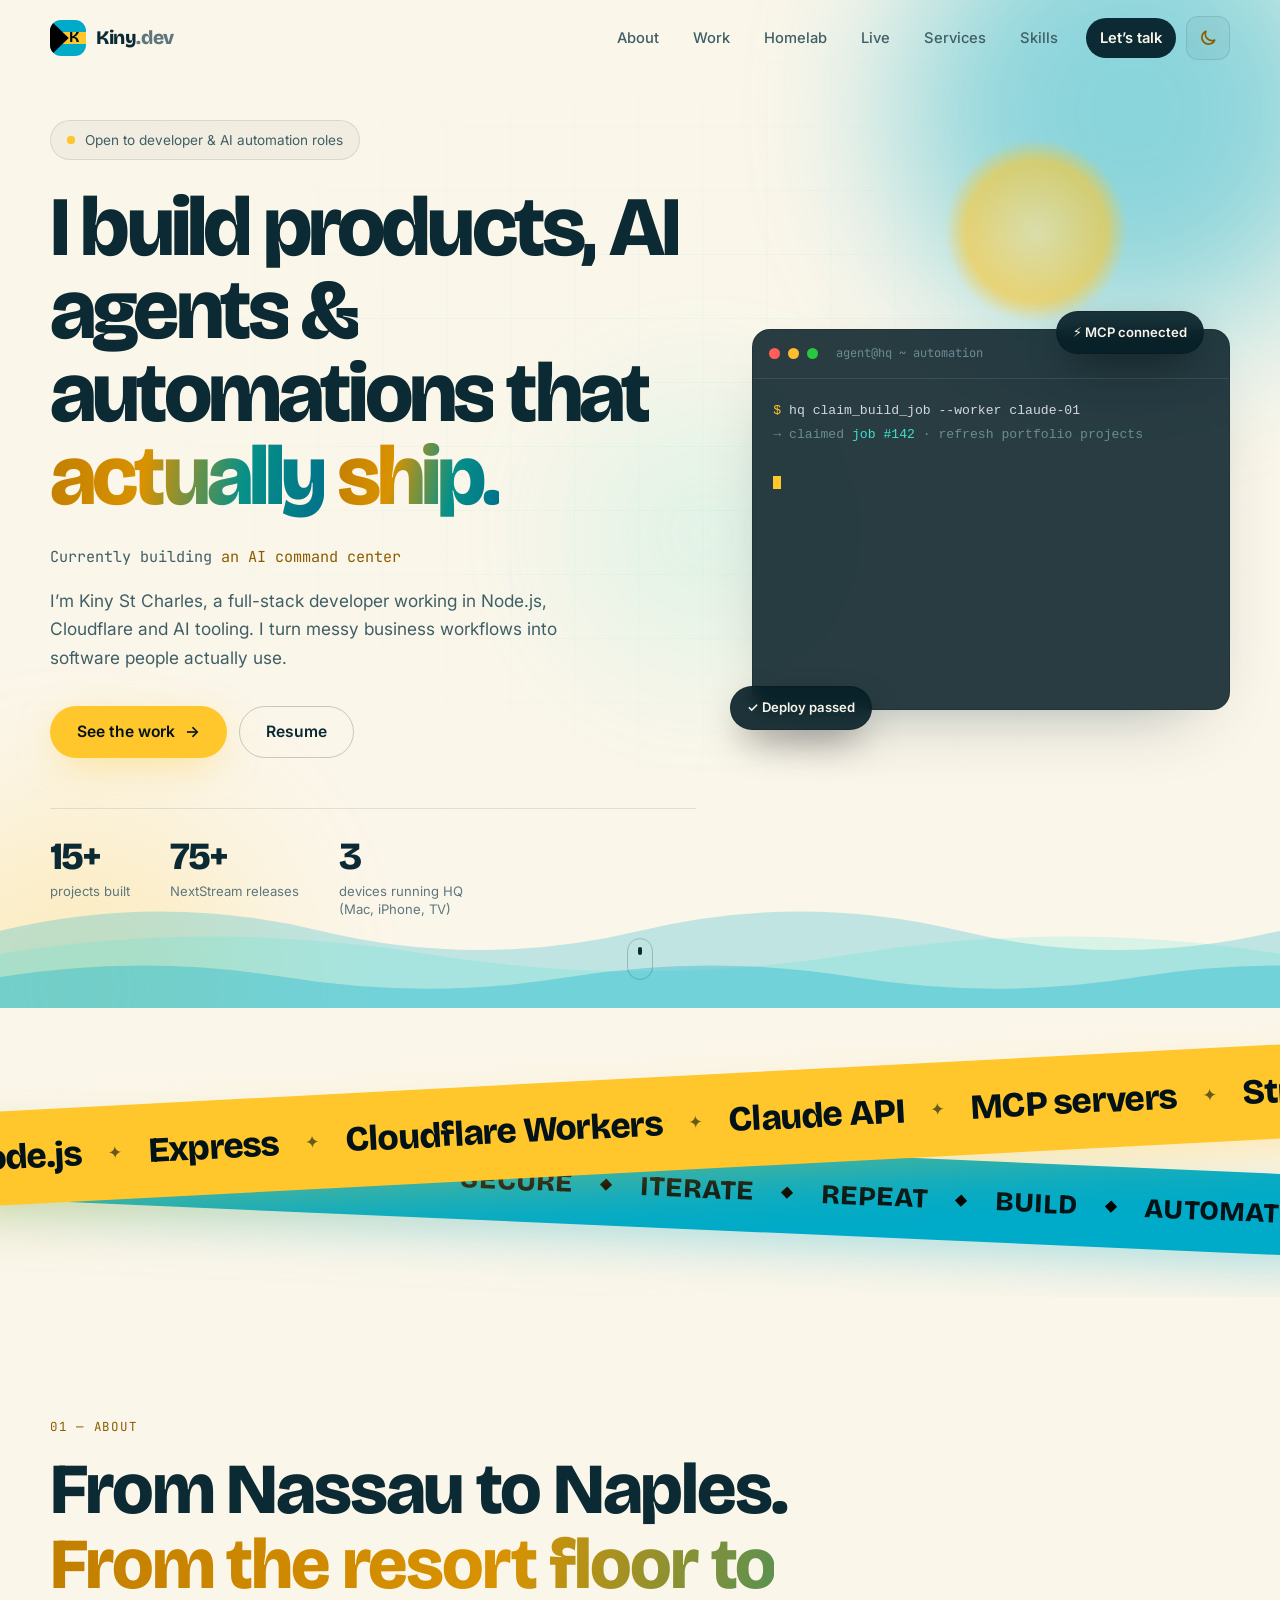
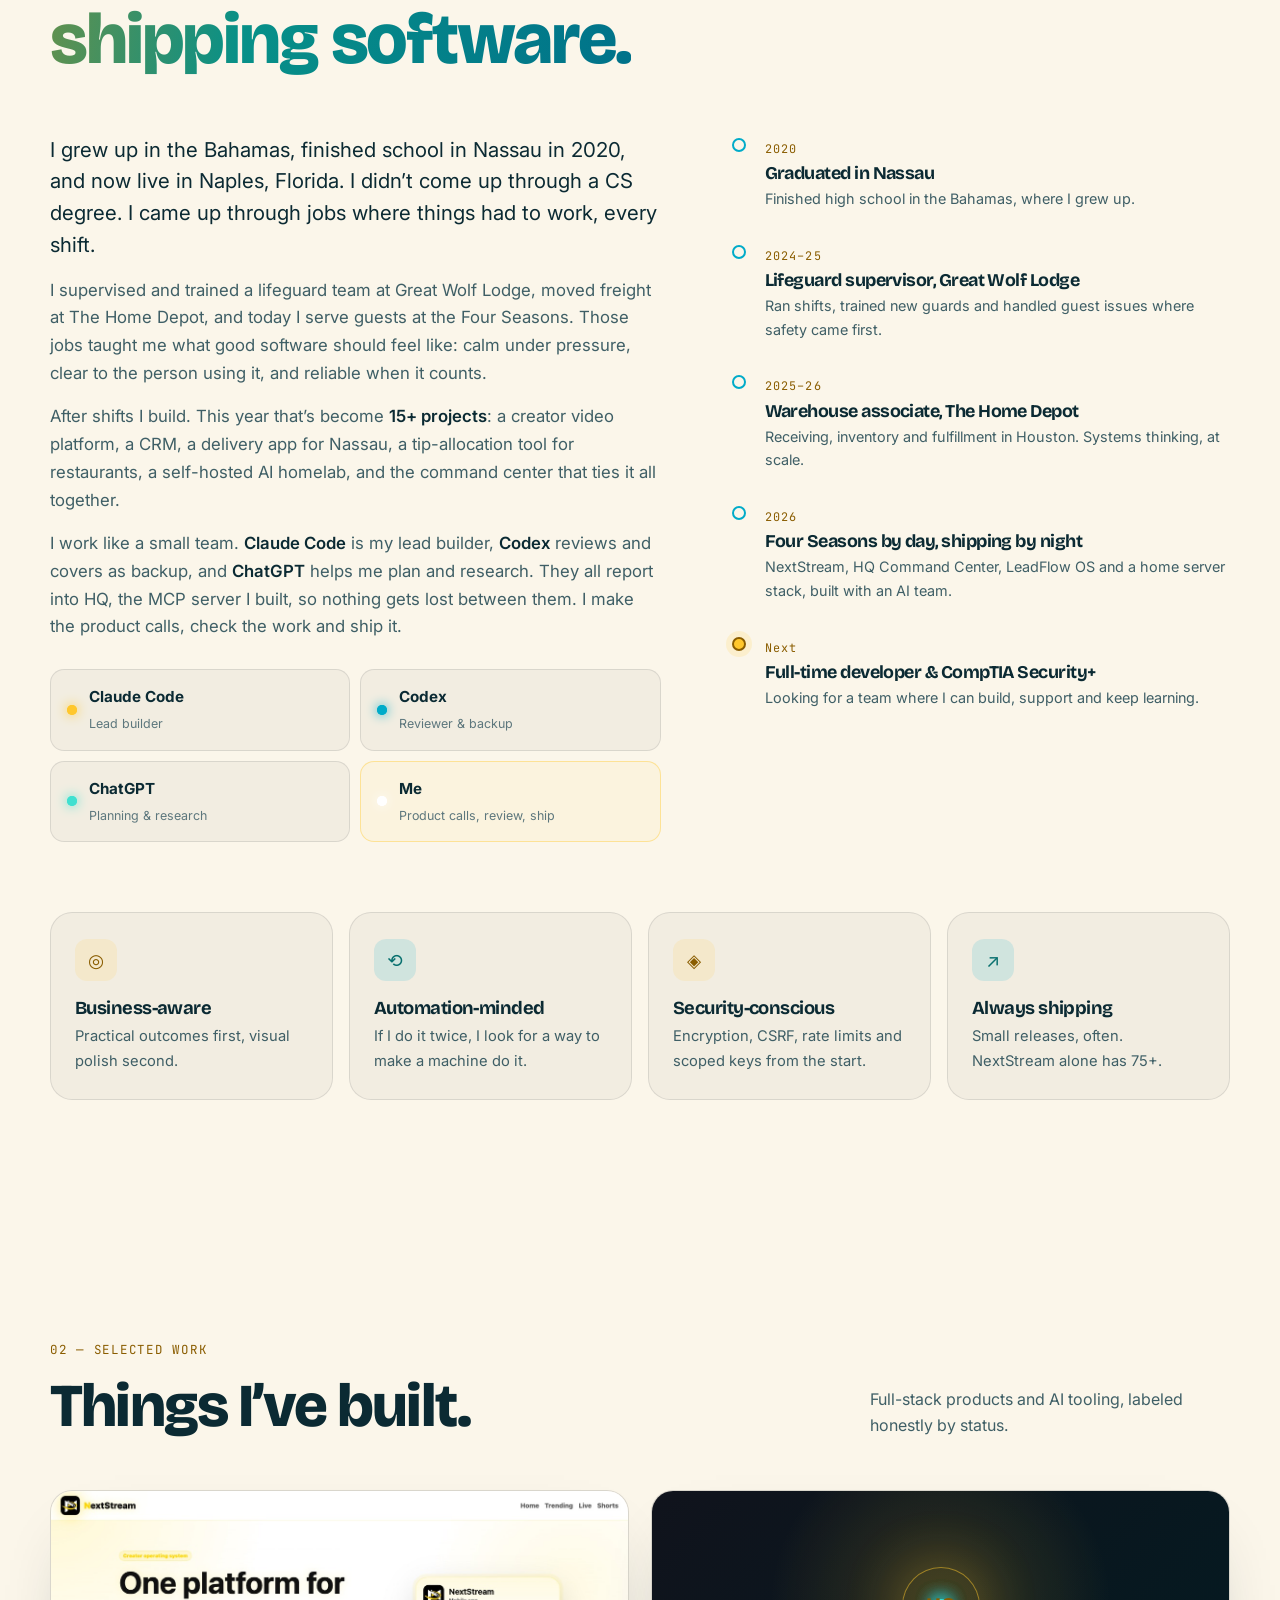
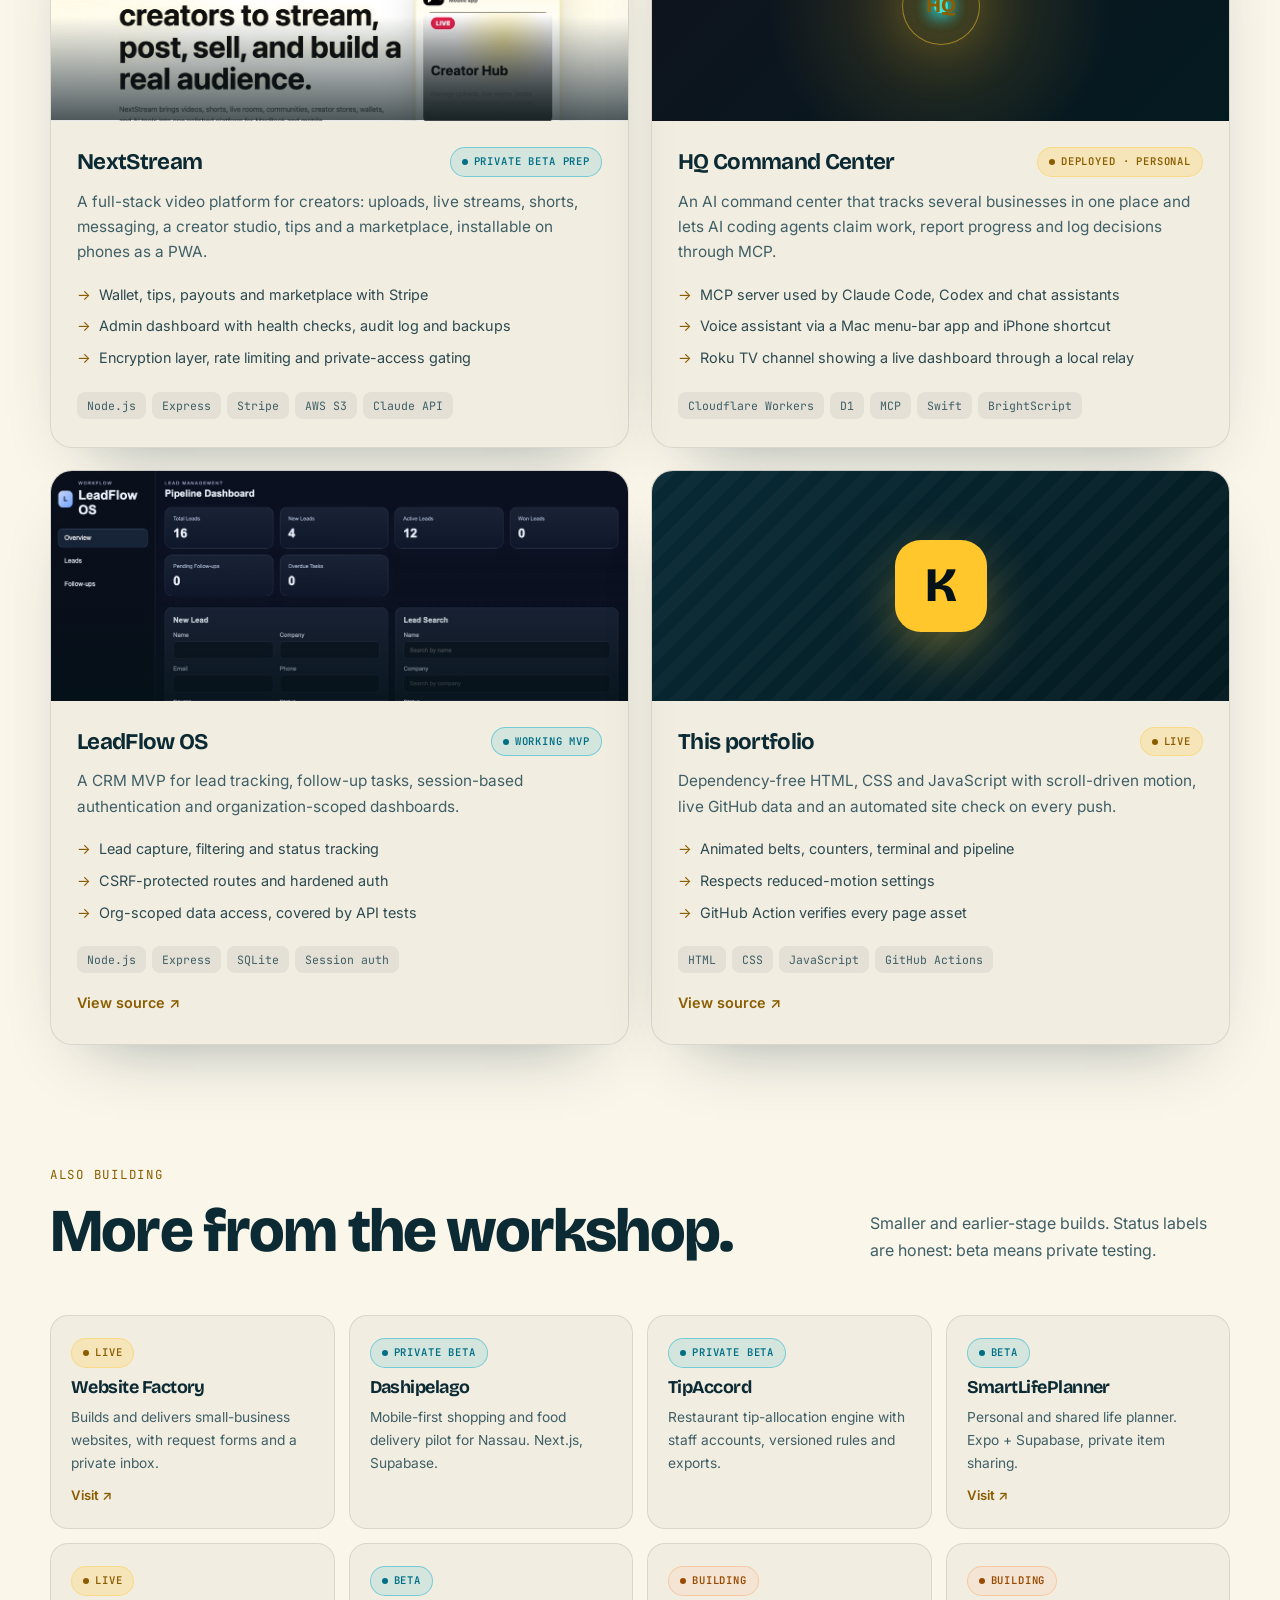
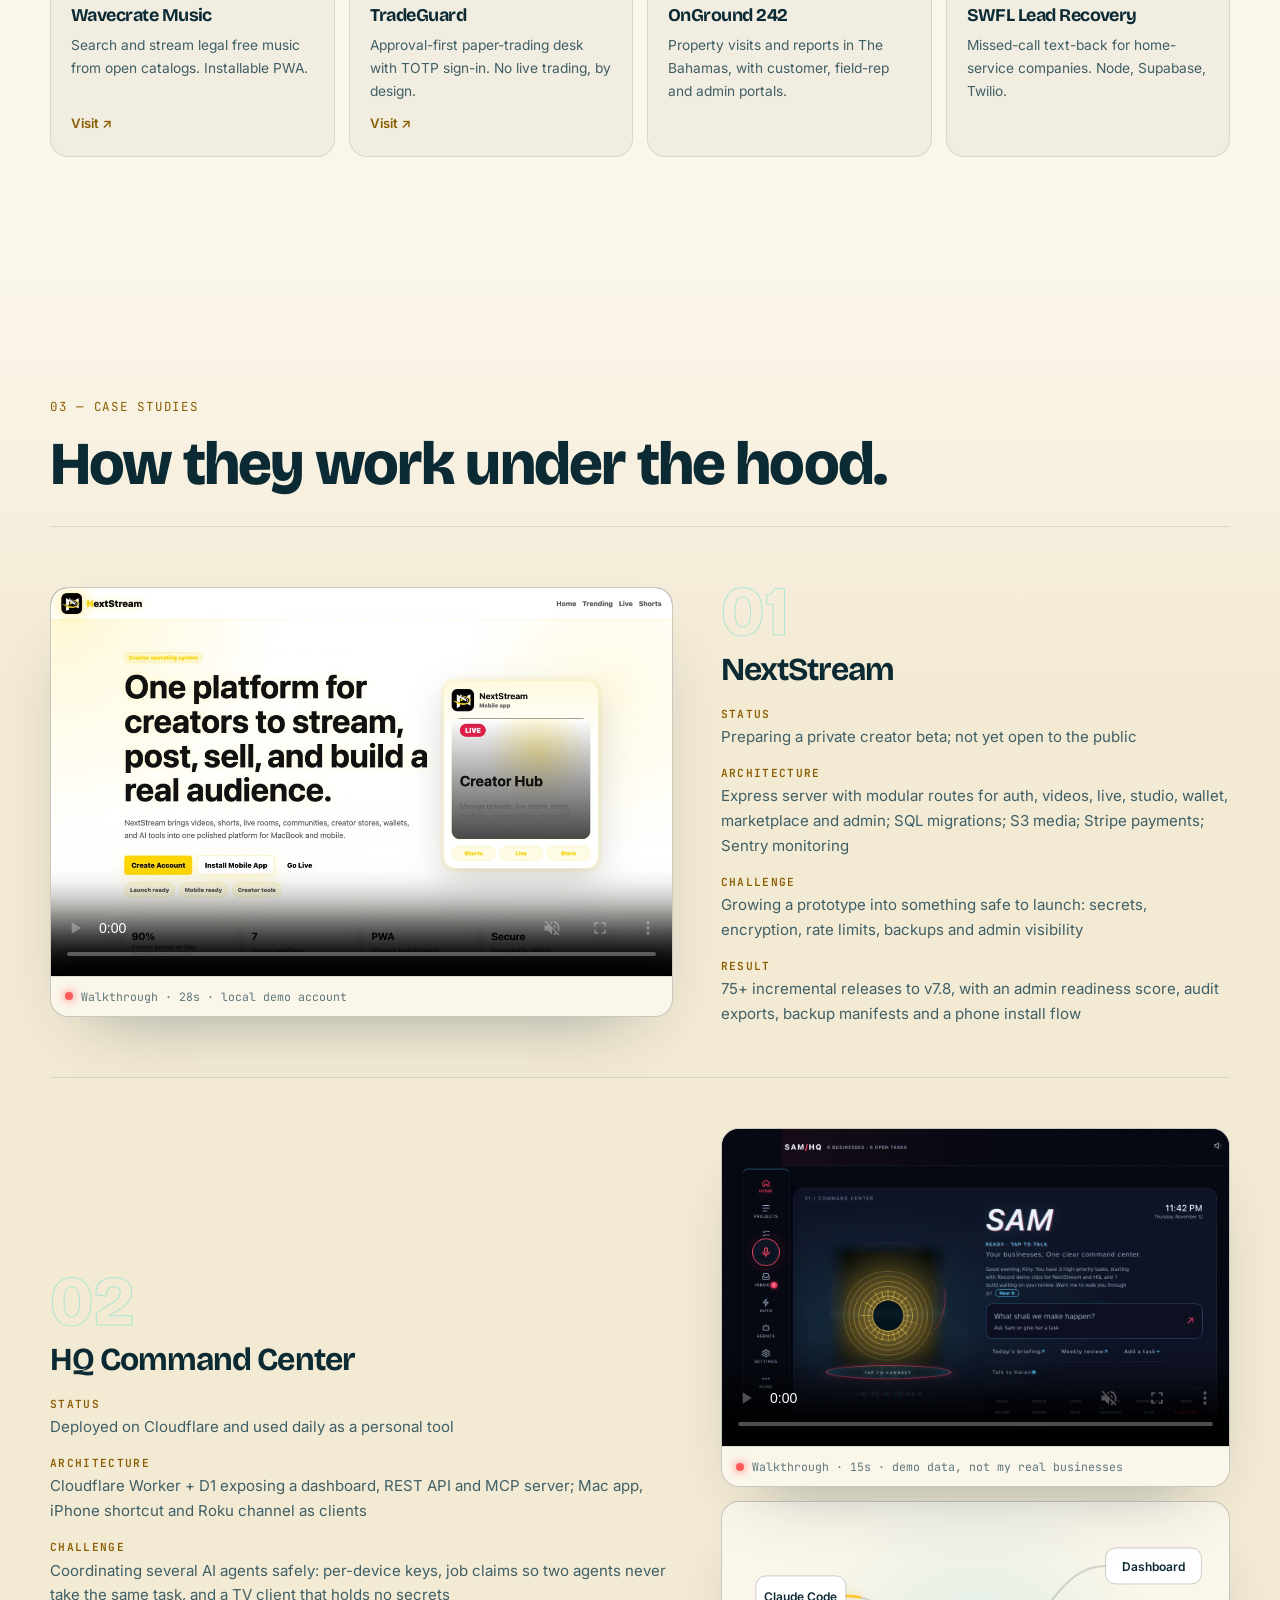
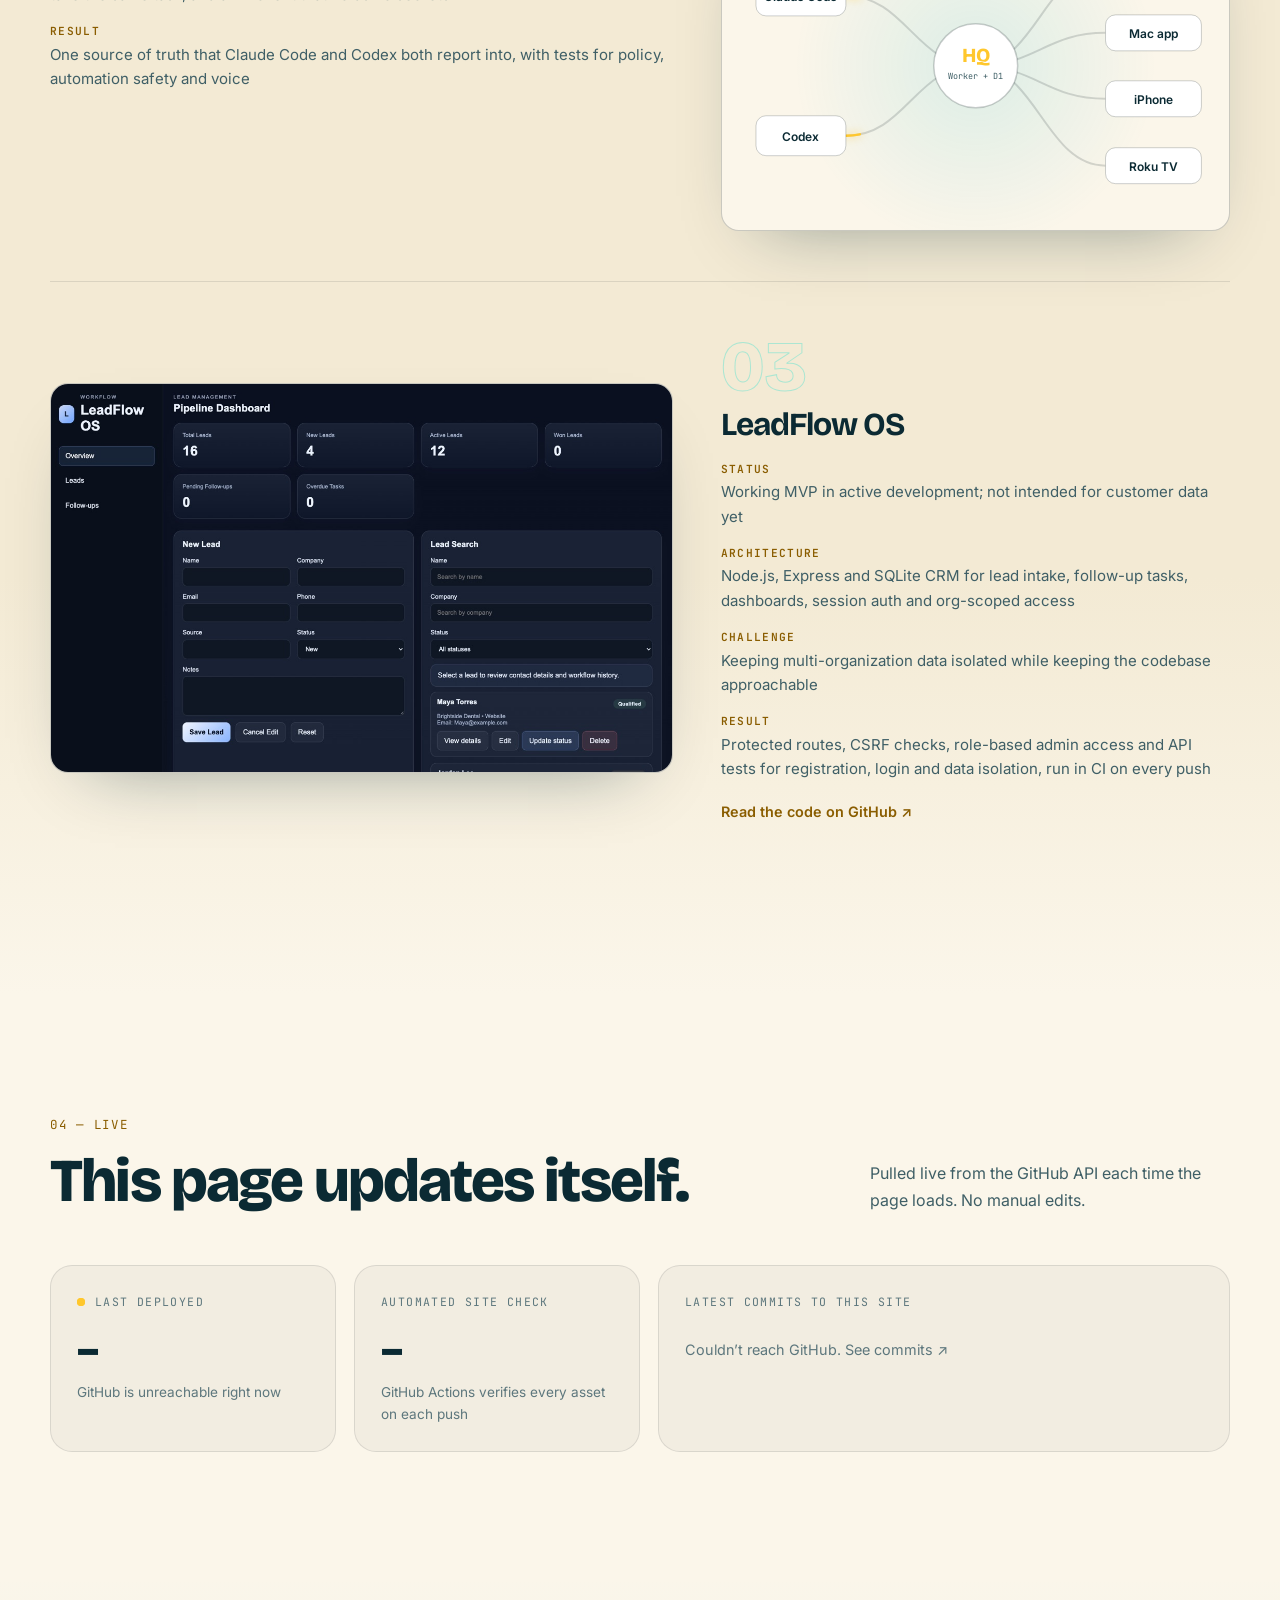
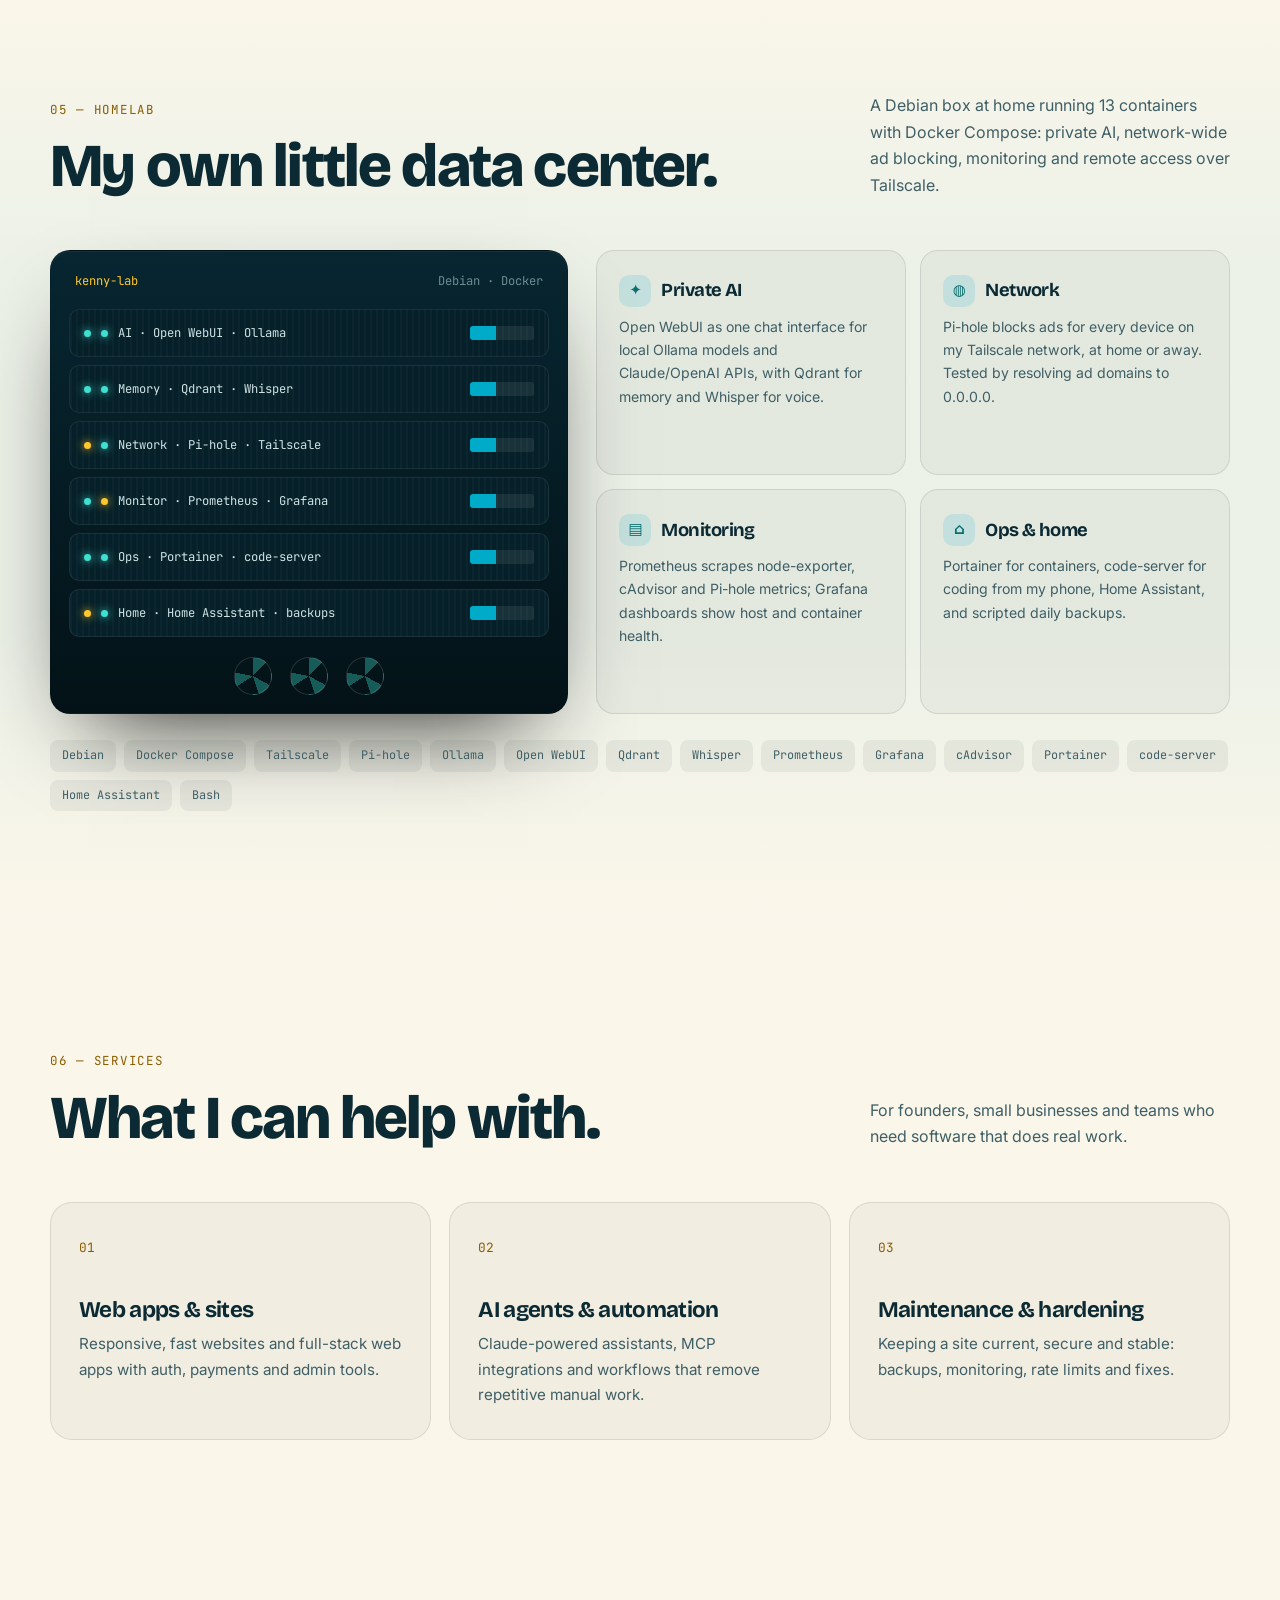
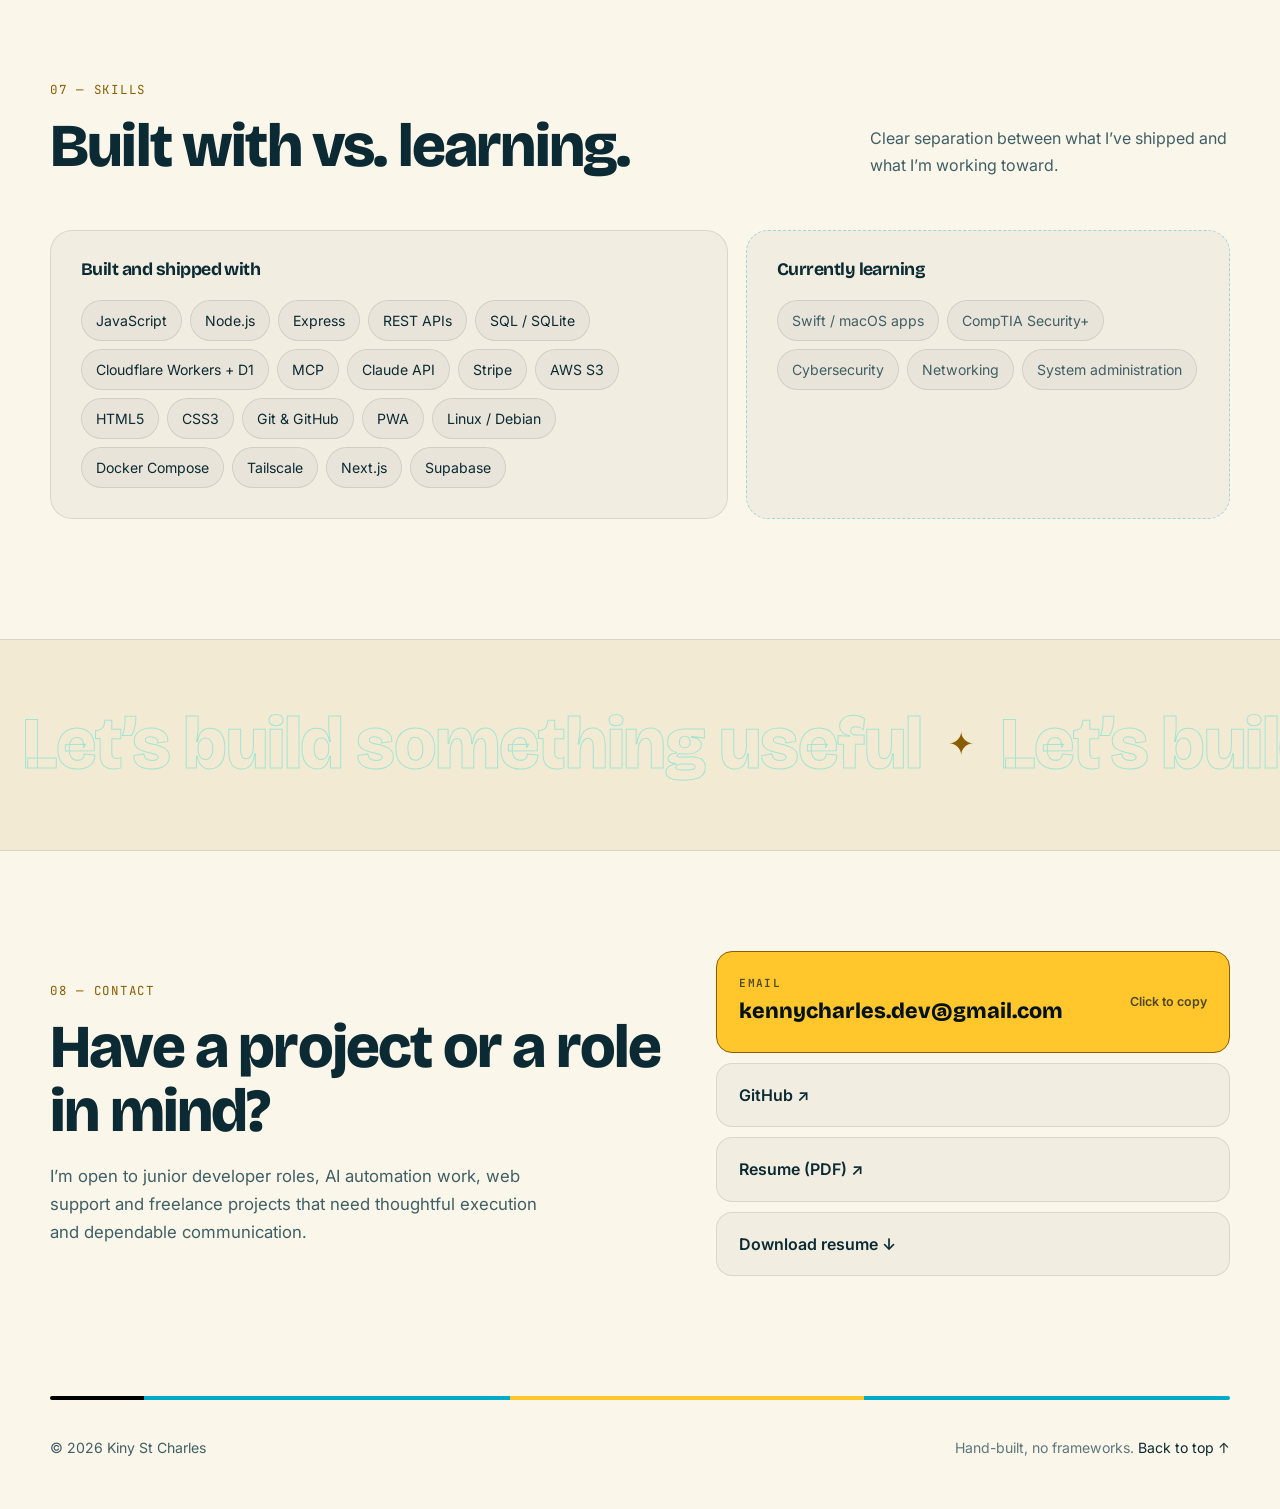
<file: index.html>
<!DOCTYPE html>
<html lang="en">
  <head>
    <meta charset="UTF-8" />
    <meta name="viewport" content="width=device-width, initial-scale=1.0" />
    <meta
      name="description"
      content="Kiny St Charles builds full-stack products, AI agents and automations: NextStream, HQ Command Center and LeadFlow OS."
    />
    <meta name="keywords" content="Kiny St Charles, software developer, AI automation, MCP, full-stack, Node.js, portfolio" />
    <meta property="og:title" content="Kiny St Charles | Full-stack Developer & AI Automation" />
    <meta property="og:description" content="Full-stack products, AI agents and automations that actually ship." />
    <meta property="og:type" content="website" />
    <meta property="og:url" content="https://kennycharlesdev.github.io/my-portfolio/" />
    <meta property="og:image" content="https://kennycharlesdev.github.io/my-portfolio/assets/projects/nextstream.jpg" />
    <meta name="theme-color" content="#031217" />
    <meta name="twitter:card" content="summary_large_image" />
    <meta name="twitter:title" content="Kiny St Charles | Full-stack Developer & AI Automation" />
    <meta name="twitter:description" content="Full-stack products, AI agents and automations that actually ship." />
    <title>Kiny St Charles | Full-stack Developer & AI Automation</title>
    <link rel="canonical" href="https://kennycharlesdev.github.io/my-portfolio/" />
    <link rel="preconnect" href="https://fonts.googleapis.com" />
    <link rel="preconnect" href="https://fonts.gstatic.com" crossorigin />
    <link
      href="https://fonts.googleapis.com/css2?family=Bricolage+Grotesque:opsz,wght@12..96,500;12..96,700;12..96,800&family=Inter:wght@400;500;600;700&family=JetBrains+Mono:wght@400;600&display=swap"
      rel="stylesheet"
    />
    <script>document.documentElement.classList.add("js");</script>
    <link rel="stylesheet" href="style.css" />
    <script>
      (function () {
        var t;
        try { t = localStorage.getItem("theme"); } catch (e) {}
        if (t !== "light" && t !== "dark") t = matchMedia("(prefers-color-scheme: light)").matches ? "light" : "dark";
        document.documentElement.dataset.theme = t;
      })();
    </script>
    <script src="script.js" defer></script>
  </head>
  <body>
    <div class="scroll-progress" aria-hidden="true"><span></span></div>
    <div class="cursor-glow" aria-hidden="true"></div>

    <header class="site-header">
      <nav class="navbar container" aria-label="Main navigation">
        <a href="#home" class="logo" aria-label="Kiny St Charles home">
          <span class="logo-mark"><b>K</b></span><span class="logo-text">Kiny<span>.dev</span></span>
        </a>

        <button class="theme-toggle" type="button" aria-label="Switch to light mode">
          <svg class="icon-sun" viewBox="0 0 24 24" fill="none" stroke="currentColor" stroke-width="2" stroke-linecap="round" aria-hidden="true"><circle cx="12" cy="12" r="4.5"/><path d="M12 2v2M12 20v2M4.9 4.9l1.4 1.4M17.7 17.7l1.4 1.4M2 12h2M20 12h2M4.9 19.1l1.4-1.4M17.7 6.3l1.4-1.4"/></svg>
          <svg class="icon-moon" viewBox="0 0 24 24" fill="none" stroke="currentColor" stroke-width="2" stroke-linecap="round" stroke-linejoin="round" aria-hidden="true"><path d="M20 14.5A8 8 0 0 1 9.5 4a8 8 0 1 0 10.5 10.5Z"/></svg>
        </button>

        <button class="menu-toggle" type="button" aria-label="Open navigation" aria-expanded="false" aria-controls="nav-links">
          <span></span><span></span>
        </button>

        <ul class="nav-links" id="nav-links">
          <li><a href="#about">About</a></li>
          <li><a href="#projects">Work</a></li>
          <li><a href="#homelab">Homelab</a></li>
          <li><a href="#live">Live</a></li>
          <li><a href="#services">Services</a></li>
          <li><a href="#skills">Skills</a></li>
          <li><a href="#contact" class="nav-cta">Let’s talk</a></li>
        </ul>
      </nav>
    </header>

    <main>
      <!-- ============ HERO ============ -->
      <section id="home" class="hero">
        <div class="hero-bg" aria-hidden="true">
          <div class="grid-lines"></div>
          <div class="orb orb-a"></div>
          <div class="orb orb-b"></div>
          <div class="orb orb-c"></div>
          <div class="sun"></div>
          <svg class="waves" viewBox="0 0 2880 220" preserveAspectRatio="none" aria-hidden="true">
            <path class="wave w1" d="M0 120 Q 180 70 360 120 T 720 120 T 1080 120 T 1440 120 T 1800 120 T 2160 120 T 2520 120 T 2880 120 V220 H0 Z" />
            <path class="wave w2" d="M0 150 Q 240 105 480 150 T 960 150 T 1440 150 T 1920 150 T 2400 150 T 2880 150 V220 H0 Z" />
            <path class="wave w3" d="M0 180 Q 160 150 320 180 T 640 180 T 960 180 T 1280 180 T 1600 180 T 1920 180 T 2240 180 T 2560 180 T 2880 180 V220 H0 Z" />
          </svg>
        </div>

        <div class="container hero-grid">
          <div class="hero-copy">
            <p class="status-pill reveal"><span class="pulse-dot"></span> Open to developer &amp; AI automation roles</p>
            <h1 class="hero-title" data-split>
              I build products, AI agents &amp; automations that actually ship.
            </h1>
            <p class="hero-rotator reveal">
              Currently building
              <span class="rotator" aria-live="polite">
                <span class="rotator-word">a creator video platform</span>
              </span>
            </p>
            <p class="hero-description reveal">
              I’m Kiny St Charles, a full-stack developer working in Node.js, Cloudflare and AI tooling. I turn messy
              business workflows into software people actually use.
            </p>
            <div class="hero-actions reveal">
              <a href="#projects" class="btn btn-primary magnetic">See the work <span aria-hidden="true">→</span></a>
              <a href="assets/resume/Kiny_St_Charles_Tech_Resume.pdf" class="btn btn-ghost magnetic" target="_blank" rel="noopener noreferrer">Resume</a>
            </div>

            <dl class="stats reveal">
              <div>
                <dt><span class="count" data-to="15">0</span>+</dt>
                <dd>projects built</dd>
              </div>
              <div>
                <dt><span class="count" data-to="75">0</span>+</dt>
                <dd>NextStream releases</dd>
              </div>
              <div>
                <dt><span class="count" data-to="3">0</span></dt>
                <dd>devices running HQ<br />(Mac, iPhone, TV)</dd>
              </div>
            </dl>
          </div>

          <div class="hero-visual reveal">
            <div class="terminal tilt">
              <div class="terminal-bar">
                <span></span><span></span><span></span>
                <p>agent@hq ~ automation</p>
              </div>
              <pre class="terminal-body" aria-label="Animated terminal showing an AI agent reporting work to HQ"><code id="terminal-code"></code><span class="caret"></span></pre>
            </div>
            <div class="float-chip chip-a">⚡ MCP connected</div>
            <div class="float-chip chip-b">✓ Deploy passed</div>
          </div>
        </div>

        <a href="#about" class="scroll-cue" aria-label="Scroll to about"><span></span></a>
      </section>

      <!-- ============ ANIMATION BELT ============ -->
      <section class="belts" aria-label="Skills and focus areas">
        <div class="belt belt-a">
          <div class="belt-track">
            <ul class="belt-group">
              <li>Node.js</li><li class="star">✦</li>
              <li>Express</li><li class="star">✦</li>
              <li>Cloudflare Workers</li><li class="star">✦</li>
              <li>Claude API</li><li class="star">✦</li>
              <li>MCP servers</li><li class="star">✦</li>
              <li>Stripe</li><li class="star">✦</li>
              <li>SQL</li><li class="star">✦</li>
              <li>AWS S3</li><li class="star">✦</li>
              <li>Swift</li><li class="star">✦</li>
              <li>PWA</li><li class="star">✦</li>
              <li>Docker</li><li class="star">✦</li>
              <li>Tailscale</li><li class="star">✦</li>
            </ul>
          </div>
        </div>
        <div class="belt belt-b">
          <div class="belt-track reverse">
            <ul class="belt-group">
              <li>Build</li><li class="star">◆</li>
              <li>Automate</li><li class="star">◆</li>
              <li>Ship</li><li class="star">◆</li>
              <li>Secure</li><li class="star">◆</li>
              <li>Iterate</li><li class="star">◆</li>
              <li>Repeat</li><li class="star">◆</li>
            </ul>
          </div>
        </div>
      </section>

      <!-- ============ ABOUT ============ -->
      <section id="about" class="section about-section">
        <div class="container">
          <div class="about-hero">
            <p class="eyebrow reveal">01 — About</p>
            <h2 class="reveal">From Nassau to Naples.<br /><span class="grad">From the resort floor to shipping software.</span></h2>
          </div>

          <div class="about-layout">
            <div class="about-copy">
              <p class="lead reveal">
                I grew up in the Bahamas, finished school in Nassau in 2020, and now live in Naples, Florida. I didn’t
                come up through a CS degree. I came up through jobs where things had to work, every shift.
              </p>
              <p class="reveal">
                I supervised and trained a lifeguard team at Great Wolf Lodge, moved freight at The Home Depot, and
                today I serve guests at the Four Seasons. Those jobs taught me what good software should feel like:
                calm under pressure, clear to the person using it, and reliable when it counts.
              </p>
              <p class="reveal">
                After shifts I build. This year that’s become <strong>15+ projects</strong>: a creator video
                platform, a CRM, a delivery app for Nassau, a tip-allocation tool for restaurants, a self-hosted AI
                homelab, and the command center that ties it all together.
              </p>
              <p class="reveal">
                I work like a small team. <strong>Claude Code</strong> is my lead builder, <strong>Codex</strong> reviews
                and covers as backup, and <strong>ChatGPT</strong> helps me plan and research. They all report into HQ,
                the MCP server I built, so nothing gets lost between them. I make the product calls, check the work and
                ship it.
              </p>

              <div class="ai-team reveal">
                <div class="ai-member">
                  <span class="ai-dot" style="--c: var(--lime)"></span>
                  <div><b>Claude Code</b><small>Lead builder</small></div>
                </div>
                <div class="ai-member">
                  <span class="ai-dot" style="--c: var(--violet)"></span>
                  <div><b>Codex</b><small>Reviewer &amp; backup</small></div>
                </div>
                <div class="ai-member">
                  <span class="ai-dot" style="--c: var(--cyan)"></span>
                  <div><b>ChatGPT</b><small>Planning &amp; research</small></div>
                </div>
                <div class="ai-member me">
                  <span class="ai-dot" style="--c: #fff"></span>
                  <div><b>Me</b><small>Product calls, review, ship</small></div>
                </div>
              </div>
            </div>

            <ol class="timeline">
              <li class="reveal">
                <span class="tl-year">2020</span>
                <h3>Graduated in Nassau</h3>
                <p>Finished high school in the Bahamas, where I grew up.</p>
              </li>
              <li class="reveal">
                <span class="tl-year">2024–25</span>
                <h3>Lifeguard supervisor, Great Wolf Lodge</h3>
                <p>Ran shifts, trained new guards and handled guest issues where safety came first.</p>
              </li>
              <li class="reveal">
                <span class="tl-year">2025–26</span>
                <h3>Warehouse associate, The Home Depot</h3>
                <p>Receiving, inventory and fulfillment in Houston. Systems thinking, at scale.</p>
              </li>
              <li class="reveal">
                <span class="tl-year">2026</span>
                <h3>Four Seasons by day, shipping by night</h3>
                <p>NextStream, HQ Command Center, LeadFlow OS and a home server stack, built with an AI team.</p>
              </li>
              <li class="reveal now">
                <span class="tl-year">Next</span>
                <h3>Full-time developer &amp; CompTIA Security+</h3>
                <p>Looking for a team where I can build, support and keep learning.</p>
              </li>
            </ol>
          </div>

          <div class="value-grid wide">
            <article class="mini-card reveal spotlight">
              <span class="mini-icon">◎</span>
              <h3>Business-aware</h3>
              <p>Practical outcomes first, visual polish second.</p>
            </article>
            <article class="mini-card reveal spotlight">
              <span class="mini-icon">⟲</span>
              <h3>Automation-minded</h3>
              <p>If I do it twice, I look for a way to make a machine do it.</p>
            </article>
            <article class="mini-card reveal spotlight">
              <span class="mini-icon">◈</span>
              <h3>Security-conscious</h3>
              <p>Encryption, CSRF, rate limits and scoped keys from the start.</p>
            </article>
            <article class="mini-card reveal spotlight">
              <span class="mini-icon">↗</span>
              <h3>Always shipping</h3>
              <p>Small releases, often. NextStream alone has 75+.</p>
            </article>
          </div>
        </div>
      </section>

      <!-- ============ PROJECTS ============ -->
      <section id="projects" class="section">
        <div class="container">
          <div class="section-heading">
            <div>
              <p class="eyebrow reveal">02 — Selected work</p>
              <h2 class="reveal">Things I’ve built.</h2>
            </div>
            <p class="reveal">Full-stack products and AI tooling, labeled honestly by status.</p>
          </div>

          <div class="project-grid">
            <article class="project-card reveal spotlight tilt">
              <div class="project-thumb has-shot" style="--shot: url('assets/projects/nextstream.jpg')" aria-hidden="true"></div>
              <div class="project-body">
                <div class="project-header">
                  <h3>NextStream</h3>
                  <span class="status-badge status-mvp">Private beta prep</span>
                </div>
                <p>
                  A full-stack video platform for creators: uploads, live streams, shorts, messaging, a creator studio,
                  tips and a marketplace, installable on phones as a PWA.
                </p>
                <ul class="feature-list">
                  <li>Wallet, tips, payouts and marketplace with Stripe</li>
                  <li>Admin dashboard with health checks, audit log and backups</li>
                  <li>Encryption layer, rate limiting and private-access gating</li>
                </ul>
                <div class="meta-row">
                  <span>Node.js</span><span>Express</span><span>Stripe</span><span>AWS S3</span><span>Claude API</span>
                </div>
              </div>
            </article>

            <article class="project-card reveal spotlight tilt">
              <div class="project-thumb hq-thumb" aria-hidden="true">
                <div class="thumb-nodes"><i></i><i></i><i></i><i></i></div>
              </div>
              <div class="project-body">
                <div class="project-header">
                  <h3>HQ Command Center</h3>
                  <span class="status-badge status-live">Deployed · personal</span>
                </div>
                <p>
                  An AI command center that tracks several businesses in one place and lets AI coding agents claim work,
                  report progress and log decisions through MCP.
                </p>
                <ul class="feature-list">
                  <li>MCP server used by Claude Code, Codex and chat assistants</li>
                  <li>Voice assistant via a Mac menu-bar app and iPhone shortcut</li>
                  <li>Roku TV channel showing a live dashboard through a local relay</li>
                </ul>
                <div class="meta-row">
                  <span>Cloudflare Workers</span><span>D1</span><span>MCP</span><span>Swift</span><span>BrightScript</span>
                </div>
              </div>
            </article>

            <article class="project-card reveal spotlight tilt">
              <div class="project-thumb has-shot" style="--shot: url('assets/projects/leadflow.jpg')" aria-hidden="true"></div>
              <div class="project-body">
                <div class="project-header">
                  <h3>LeadFlow OS</h3>
                  <span class="status-badge status-mvp">Working MVP</span>
                </div>
                <p>
                  A CRM MVP for lead tracking, follow-up tasks, session-based authentication and organization-scoped
                  dashboards.
                </p>
                <ul class="feature-list">
                  <li>Lead capture, filtering and status tracking</li>
                  <li>CSRF-protected routes and hardened auth</li>
                  <li>Org-scoped data access, covered by API tests</li>
                </ul>
                <div class="meta-row">
                  <span>Node.js</span><span>Express</span><span>SQLite</span><span>Session auth</span>
                </div>
                <div class="project-links">
                  <a href="https://github.com/kennycharlesdev/leadflow-os" target="_blank" rel="noopener noreferrer">View source ↗</a>
                </div>
              </div>
            </article>

            <article class="project-card reveal spotlight tilt">
              <div class="project-thumb portfolio-thumb" aria-hidden="true"><span>K</span></div>
              <div class="project-body">
                <div class="project-header">
                  <h3>This portfolio</h3>
                  <span class="status-badge status-live">Live</span>
                </div>
                <p>
                  Dependency-free HTML, CSS and JavaScript with scroll-driven motion, live GitHub data and an automated
                  site check on every push.
                </p>
                <ul class="feature-list">
                  <li>Animated belts, counters, terminal and pipeline</li>
                  <li>Respects reduced-motion settings</li>
                  <li>GitHub Action verifies every page asset</li>
                </ul>
                <div class="meta-row">
                  <span>HTML</span><span>CSS</span><span>JavaScript</span><span>GitHub Actions</span>
                </div>
                <div class="project-links">
                  <a href="https://github.com/kennycharlesdev/my-portfolio" target="_blank" rel="noopener noreferrer">View source ↗</a>
                </div>
              </div>
            </article>
          </div>
        </div>
      </section>

      <section class="section more-section">
        <div class="container">
          <div class="section-heading">
            <div>
              <p class="eyebrow reveal">Also building</p>
              <h2 class="reveal">More from the workshop.</h2>
            </div>
            <p class="reveal">Smaller and earlier-stage builds. Status labels are honest: beta means private testing.</p>
          </div>
          <div class="more-grid">
            <a class="more-card reveal spotlight" href="https://website-factory-platform.built-unseen-content-os.workers.dev" target="_blank" rel="noopener noreferrer">
              <span class="status-badge status-live">Live</span>
              <h3>Website Factory</h3>
              <p>Builds and delivers small-business websites, with request forms and a private inbox.</p>
              <span class="more-link">Visit ↗</span>
            </a>
            <div class="more-card reveal spotlight">
              <span class="status-badge status-mvp">Private beta</span>
              <h3>Dashipelago</h3>
              <p>Mobile-first shopping and food delivery pilot for Nassau. Next.js, Supabase.</p>
            </div>
            <div class="more-card reveal spotlight">
              <span class="status-badge status-mvp">Private beta</span>
              <h3>TipAccord</h3>
              <p>Restaurant tip-allocation engine with staff accounts, versioned rules and exports.</p>
            </div>
            <a class="more-card reveal spotlight" href="https://smart-life-planner.pages.dev" target="_blank" rel="noopener noreferrer">
              <span class="status-badge status-mvp">Beta</span>
              <h3>SmartLifePlanner</h3>
              <p>Personal and shared life planner. Expo + Supabase, private item sharing.</p>
              <span class="more-link">Visit ↗</span>
            </a>
            <a class="more-card reveal spotlight" href="https://open-music-deck.pages.dev/" target="_blank" rel="noopener noreferrer">
              <span class="status-badge status-live">Live</span>
              <h3>Wavecrate Music</h3>
              <p>Search and stream legal free music from open catalogs. Installable PWA.</p>
              <span class="more-link">Visit ↗</span>
            </a>
            <a class="more-card reveal spotlight" href="https://project-7iard.vercel.app" target="_blank" rel="noopener noreferrer">
              <span class="status-badge status-mvp">Beta</span>
              <h3>TradeGuard</h3>
              <p>Approval-first paper-trading desk with TOTP sign-in. No live trading, by design.</p>
              <span class="more-link">Visit ↗</span>
            </a>
            <div class="more-card reveal spotlight">
              <span class="status-badge status-build">Building</span>
              <h3>OnGround 242</h3>
              <p>Property visits and reports in The Bahamas, with customer, field-rep and admin portals.</p>
            </div>
            <div class="more-card reveal spotlight">
              <span class="status-badge status-build">Building</span>
              <h3>SWFL Lead Recovery</h3>
              <p>Missed-call text-back for home-service companies. Node, Supabase, Twilio.</p>
            </div>
          </div>
        </div>
      </section>

      <!-- ============ CASE STUDIES ============ -->
      <section class="section case-study-section">
        <div class="container">
          <p class="eyebrow reveal">03 — Case studies</p>
          <h2 class="reveal">How they work under the hood.</h2>

          <article class="case-study reveal">
            <figure class="case-media case-video">
              <video class="demo-video" muted loop playsinline preload="none" poster="assets/projects/nextstream.jpg" aria-label="Screen recording: NextStream home, trending, creator studio, marketplace and wallet">
                <source src="assets/projects/nextstream-demo.mp4" type="video/mp4" />
              </video>
              <figcaption><span class="rec-dot"></span> Walkthrough · 28s · local demo account</figcaption>
            </figure>
            <div class="case-copy">
              <p class="case-num">01</p>
              <h3>NextStream</h3>
              <ul class="detail-list">
                <li><strong>Status</strong> Preparing a private creator beta; not yet open to the public</li>
                <li><strong>Architecture</strong> Express server with modular routes for auth, videos, live, studio, wallet, marketplace and admin; SQL migrations; S3 media; Stripe payments; Sentry monitoring</li>
                <li><strong>Challenge</strong> Growing a prototype into something safe to launch: secrets, encryption, rate limits, backups and admin visibility</li>
                <li><strong>Result</strong> 75+ incremental releases to v7.8, with an admin readiness score, audit exports, backup manifests and a phone install flow</li>
              </ul>
            </div>
          </article>

          <article class="case-study reverse reveal">
            <div class="case-stack">
            <figure class="case-media case-video">
              <video class="demo-video" muted loop playsinline preload="none" poster="assets/projects/hq-poster.jpg" aria-label="Screen recording: HQ dashboard home, tasks, agent build jobs and activity feed, using demo data">
                <source src="assets/projects/hq-demo.mp4" type="video/mp4" />
              </video>
              <figcaption><span class="rec-dot"></span> Walkthrough · 15s · demo data, not my real businesses</figcaption>
            </figure>
            <div class="case-media pipeline-media">
              <svg class="pipeline" viewBox="0 0 480 300" role="img" aria-labelledby="pipe-title">
                <title id="pipe-title">Diagram: AI agents report to HQ, which feeds the dashboard, Mac, iPhone and TV</title>
                <path class="wire" d="M110 80 C 170 80, 180 150, 240 150" />
                <path class="wire" d="M110 220 C 170 220, 180 150, 240 150" />
                <path class="wire" d="M240 150 C 300 150, 310 50, 370 50" />
                <path class="wire" d="M240 150 C 300 150, 310 117, 370 117" />
                <path class="wire" d="M240 150 C 300 150, 310 183, 370 183" />
                <path class="wire" d="M240 150 C 300 150, 310 250, 370 250" />
                <path class="flow" d="M110 80 C 170 80, 180 150, 240 150" />
                <path class="flow d2" d="M110 220 C 170 220, 180 150, 240 150" />
                <path class="flow d3" d="M240 150 C 300 150, 310 50, 370 50" />
                <path class="flow d4" d="M240 150 C 300 150, 310 117, 370 117" />
                <path class="flow d5" d="M240 150 C 300 150, 310 183, 370 183" />
                <path class="flow d6" d="M240 150 C 300 150, 310 250, 370 250" />
                <g class="node"><rect x="20" y="60" width="90" height="40" rx="10" /><text x="65" y="85">Claude Code</text></g>
                <g class="node"><rect x="20" y="200" width="90" height="40" rx="10" /><text x="65" y="225">Codex</text></g>
                <g class="node hub"><circle cx="240" cy="150" r="42" /><text x="240" y="146">HQ</text><text class="sub" x="240" y="163">Worker + D1</text></g>
                <g class="node"><rect x="370" y="32" width="96" height="36" rx="10" /><text x="418" y="55">Dashboard</text></g>
                <g class="node"><rect x="370" y="99" width="96" height="36" rx="10" /><text x="418" y="122">Mac app</text></g>
                <g class="node"><rect x="370" y="165" width="96" height="36" rx="10" /><text x="418" y="188">iPhone</text></g>
                <g class="node"><rect x="370" y="232" width="96" height="36" rx="10" /><text x="418" y="255">Roku TV</text></g>
              </svg>
            </div>
            </div>
            <div class="case-copy">
              <p class="case-num">02</p>
              <h3>HQ Command Center</h3>
              <ul class="detail-list">
                <li><strong>Status</strong> Deployed on Cloudflare and used daily as a personal tool</li>
                <li><strong>Architecture</strong> Cloudflare Worker + D1 exposing a dashboard, REST API and MCP server; Mac app, iPhone shortcut and Roku channel as clients</li>
                <li><strong>Challenge</strong> Coordinating several AI agents safely: per-device keys, job claims so two agents never take the same task, and a TV client that holds no secrets</li>
                <li><strong>Result</strong> One source of truth that Claude Code and Codex both report into, with tests for policy, automation safety and voice</li>
              </ul>
            </div>
          </article>

          <article class="case-study reveal">
            <div class="case-media">
              <img class="case-shot" src="assets/projects/leadflow.jpg" alt="LeadFlow OS pipeline dashboard with demo data" loading="lazy" />
            </div>
            <div class="case-copy">
              <p class="case-num">03</p>
              <h3>LeadFlow OS</h3>
              <ul class="detail-list">
                <li><strong>Status</strong> Working MVP in active development; not intended for customer data yet</li>
                <li><strong>Architecture</strong> Node.js, Express and SQLite CRM for lead intake, follow-up tasks, dashboards, session auth and org-scoped access</li>
                <li><strong>Challenge</strong> Keeping multi-organization data isolated while keeping the codebase approachable</li>
                <li><strong>Result</strong> Protected routes, CSRF checks, role-based admin access and API tests for registration, login and data isolation, run in CI on every push</li>
              </ul>
              <div class="project-links">
                <a href="https://github.com/kennycharlesdev/leadflow-os" target="_blank" rel="noopener noreferrer">Read the code on GitHub ↗</a>
              </div>
            </div>
          </article>
        </div>
      </section>

      <!-- ============ LIVE (AUTOMATION) ============ -->
      <section id="live" class="section">
        <div class="container">
          <div class="section-heading">
            <div>
              <p class="eyebrow reveal">04 — Live</p>
              <h2 class="reveal">This page updates itself.</h2>
            </div>
            <p class="reveal">Pulled live from the GitHub API each time the page loads. No manual edits.</p>
          </div>

          <div class="live-grid">
            <article class="live-card reveal spotlight">
              <p class="live-label"><span class="pulse-dot"></span> Last deployed</p>
              <p class="live-value" id="live-deployed">checking…</p>
              <p class="live-sub" id="live-deployed-at"></p>
            </article>
            <article class="live-card reveal spotlight">
              <p class="live-label">Automated site check</p>
              <p class="live-value" id="live-check">–</p>
              <p class="live-sub" id="live-check-sub">GitHub Actions verifies every asset on each push</p>
            </article>
            <article class="live-card live-commits reveal spotlight">
              <p class="live-label">Latest commits to this site</p>
              <ol id="live-commits" class="commit-list">
                <li class="muted">Loading from GitHub…</li>
              </ol>
            </article>
          </div>
        </div>
      </section>

      <!-- ============ HOMELAB ============ -->
      <section id="homelab" class="section lab-section">
        <div class="container">
          <div class="section-heading">
            <div>
              <p class="eyebrow reveal">05 — Homelab</p>
              <h2 class="reveal">My own little data center.</h2>
            </div>
            <p class="reveal">
              A Debian box at home running 13 containers with Docker Compose: private AI, network-wide ad blocking,
              monitoring and remote access over Tailscale.
            </p>
          </div>

          <div class="lab-layout">
            <div class="rack reveal" aria-label="Illustration of a server rack with blinking status lights">
              <div class="rack-top"><span>kenny-lab</span><span class="rack-os">Debian · Docker</span></div>
              <div class="rack-unit"><i class="led"></i><i class="led d2"></i><span>AI · Open WebUI · Ollama</span><b class="bars"></b></div>
              <div class="rack-unit"><i class="led"></i><i class="led d3"></i><span>Memory · Qdrant · Whisper</span><b class="bars"></b></div>
              <div class="rack-unit"><i class="led gold"></i><i class="led d2"></i><span>Network · Pi-hole · Tailscale</span><b class="bars"></b></div>
              <div class="rack-unit"><i class="led"></i><i class="led gold d3"></i><span>Monitor · Prometheus · Grafana</span><b class="bars"></b></div>
              <div class="rack-unit"><i class="led"></i><i class="led d2"></i><span>Ops · Portainer · code-server</span><b class="bars"></b></div>
              <div class="rack-unit"><i class="led gold"></i><i class="led d3"></i><span>Home · Home Assistant · backups</span><b class="bars"></b></div>
              <div class="rack-fans"><span></span><span></span><span></span></div>
            </div>

            <div class="lab-grid">
              <article class="lab-card reveal spotlight">
                <h3><span class="lab-ic">✦</span> Private AI</h3>
                <p>Open WebUI as one chat interface for local Ollama models and Claude/OpenAI APIs, with Qdrant for memory and Whisper for voice.</p>
              </article>
              <article class="lab-card reveal spotlight">
                <h3><span class="lab-ic">◍</span> Network</h3>
                <p>Pi-hole blocks ads for every device on my Tailscale network, at home or away. Tested by resolving ad domains to 0.0.0.0.</p>
              </article>
              <article class="lab-card reveal spotlight">
                <h3><span class="lab-ic">▤</span> Monitoring</h3>
                <p>Prometheus scrapes node-exporter, cAdvisor and Pi-hole metrics; Grafana dashboards show host and container health.</p>
              </article>
              <article class="lab-card reveal spotlight">
                <h3><span class="lab-ic">⌂</span> Ops &amp; home</h3>
                <p>Portainer for containers, code-server for coding from my phone, Home Assistant, and scripted daily backups.</p>
              </article>
            </div>
          </div>

          <div class="lab-stack reveal">
            <span>Debian</span><span>Docker Compose</span><span>Tailscale</span><span>Pi-hole</span><span>Ollama</span>
            <span>Open WebUI</span><span>Qdrant</span><span>Whisper</span><span>Prometheus</span><span>Grafana</span>
            <span>cAdvisor</span><span>Portainer</span><span>code-server</span><span>Home Assistant</span><span>Bash</span>
          </div>
        </div>
      </section>

      <!-- ============ SERVICES ============ -->
      <section id="services" class="section">
        <div class="container">
          <div class="section-heading">
            <div>
              <p class="eyebrow reveal">06 — Services</p>
              <h2 class="reveal">What I can help with.</h2>
            </div>
            <p class="reveal">For founders, small businesses and teams who need software that does real work.</p>
          </div>

          <div class="service-grid">
            <article class="service-card reveal spotlight">
              <span class="service-num">01</span>
              <h3>Web apps &amp; sites</h3>
              <p>Responsive, fast websites and full-stack web apps with auth, payments and admin tools.</p>
            </article>
            <article class="service-card reveal spotlight">
              <span class="service-num">02</span>
              <h3>AI agents &amp; automation</h3>
              <p>Claude-powered assistants, MCP integrations and workflows that remove repetitive manual work.</p>
            </article>
            <article class="service-card reveal spotlight">
              <span class="service-num">03</span>
              <h3>Maintenance &amp; hardening</h3>
              <p>Keeping a site current, secure and stable: backups, monitoring, rate limits and fixes.</p>
            </article>
          </div>
        </div>
      </section>

      <!-- ============ SKILLS ============ -->
      <section id="skills" class="section">
        <div class="container">
          <div class="section-heading">
            <div>
              <p class="eyebrow reveal">07 — Skills</p>
              <h2 class="reveal">Built with vs. learning.</h2>
            </div>
            <p class="reveal">Clear separation between what I’ve shipped and what I’m working toward.</p>
          </div>

          <div class="skill-columns">
            <div class="skill-panel reveal">
              <h3>Built and shipped with</h3>
              <div class="skill-list">
                <span>JavaScript</span><span>Node.js</span><span>Express</span><span>REST APIs</span><span>SQL / SQLite</span>
                <span>Cloudflare Workers + D1</span><span>MCP</span><span>Claude API</span><span>Stripe</span><span>AWS S3</span>
                <span>HTML5</span><span>CSS3</span><span>Git &amp; GitHub</span><span>PWA</span>
                <span>Linux / Debian</span><span>Docker Compose</span><span>Tailscale</span><span>Next.js</span><span>Supabase</span>
              </div>
            </div>
            <div class="skill-panel learning-panel reveal">
              <h3>Currently learning</h3>
              <div class="skill-list">
                <span>Swift / macOS apps</span><span>CompTIA Security+</span><span>Cybersecurity</span>
                <span>Networking</span><span>System administration</span>
              </div>
            </div>
          </div>
        </div>
      </section>

      <!-- ============ CTA BELT ============ -->
      <section class="belt belt-cta" aria-hidden="true">
        <div class="belt-track slow">
          <ul class="belt-group">
            <li>Let’s build something useful</li><li class="star">✦</li>
            <li>Let’s build something useful</li><li class="star">✦</li>
            <li>Let’s build something useful</li><li class="star">✦</li>
          </ul>
        </div>
      </section>

      <!-- ============ CONTACT ============ -->
      <section id="contact" class="section contact-section">
        <div class="container contact-wrap reveal">
          <div>
            <p class="eyebrow">08 — Contact</p>
            <h2>Have a project or a role in mind?</h2>
            <p>
              I’m open to junior developer roles, AI automation work, web support and freelance projects that need
              thoughtful execution and dependable communication.
            </p>
          </div>
          <div class="contact-panel">
            <button class="contact-email magnetic" type="button" data-email="kennycharles.dev@gmail.com">
              <span class="contact-label">Email</span>
              <span class="contact-value">kennycharles.dev@gmail.com</span>
              <span class="contact-hint">Click to copy</span>
            </button>
            <a href="https://github.com/kennycharlesdev" target="_blank" rel="noopener noreferrer">GitHub ↗</a>
            <a href="assets/resume/Kiny_St_Charles_Tech_Resume.pdf" target="_blank" rel="noopener noreferrer">Resume (PDF) ↗</a>
            <a href="assets/resume/Kiny_St_Charles_Tech_Resume.pdf" download="Kiny_St_Charles_Tech_Resume.pdf">Download resume ↓</a>
          </div>
        </div>
      </section>
    </main>

    <footer class="footer container">
      <p>© <span id="year">2026</span> Kiny St Charles</p>
      <p class="muted">Hand-built, no frameworks. <a href="#home">Back to top ↑</a></p>
    </footer>

    <div class="toast" role="status" aria-live="polite"></div>
  </body>
</html>
</file>
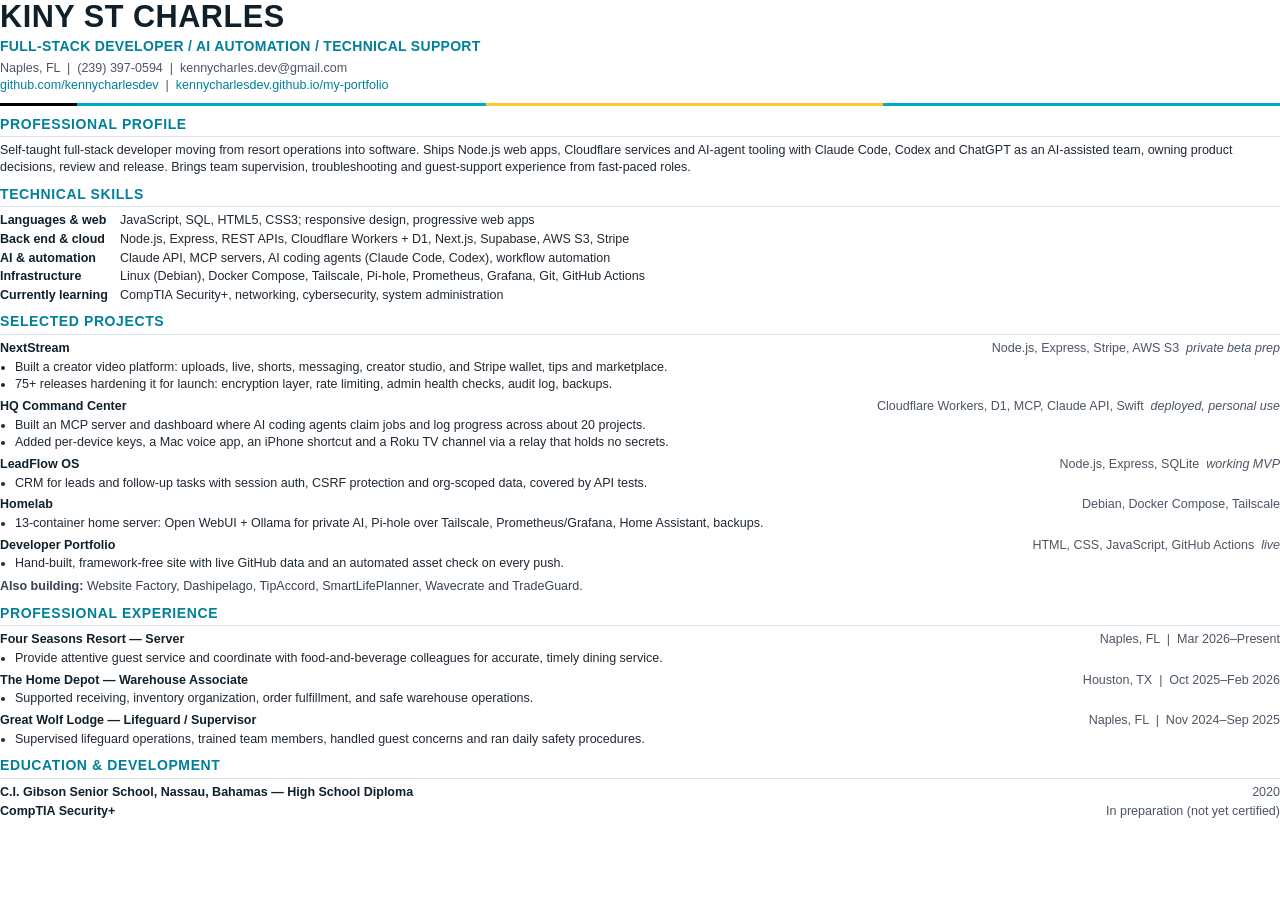
<file: resume-src/resume.html>
<!DOCTYPE html>
<html lang="en">
<head>
<meta charset="UTF-8" />
<title>Kiny St Charles — Resume</title>
<style>
  @page { size: Letter; margin: 0.42in 0.55in; }
  * { box-sizing: border-box; margin: 0; padding: 0; }
  body { font-family: "Helvetica Neue", Helvetica, Arial, sans-serif; font-size: 9.4pt; line-height: 1.33; color: #1f2933; }
  h1 { font-size: 23pt; letter-spacing: 0.5px; color: #10202b; line-height: 1.1; }
  .title { margin-top: 3px; font-size: 10.5pt; font-weight: 700; color: #00809a; letter-spacing: 0.3px; }
  .contact { margin-top: 5px; color: #4b5563; }
  .contact a { color: #00809a; text-decoration: none; }
  .flag { height: 3px; margin: 9px 0 2px; background: linear-gradient(90deg, #000 0 6%, #00abc9 6% 38%, #ffc72c 38% 69%, #00abc9 69%); }
  h2 { margin-top: 9px; padding-bottom: 3px; border-bottom: 1px solid #d9e2e7; font-size: 10.5pt; color: #00809a; text-transform: uppercase; letter-spacing: 0.6px; }
  p { margin-top: 5px; }
  .skills { margin-top: 5px; display: grid; grid-template-columns: 112px 1fr; gap: 2px 8px; }
  .skills b { color: #10202b; }
  .item { margin-top: 5px; }
  .item-head { display: flex; justify-content: space-between; gap: 10px; }
  .item-head b { color: #10202b; }
  .item-head span { color: #4b5563; white-space: nowrap; }
  .tag { color: #6b7280; font-style: italic; }
  ul { margin: 2px 0 0 15px; }
  li { margin-top: 1px; }
  .also { margin-top: 6px; color: #374151; }
</style>
</head>
<body>
  <h1>KINY ST CHARLES</h1>
  <div class="title">FULL-STACK DEVELOPER / AI AUTOMATION / TECHNICAL SUPPORT</div>
  <div class="contact">
    Naples, FL &nbsp;|&nbsp; (239) 397-0594 &nbsp;|&nbsp; kennycharles.dev@gmail.com<br />
    <a href="https://github.com/kennycharlesdev">github.com/kennycharlesdev</a> &nbsp;|&nbsp;
    <a href="https://kennycharlesdev.github.io/my-portfolio/">kennycharlesdev.github.io/my-portfolio</a>
  </div>
  <div class="flag"></div>

  <h2>Professional Profile</h2>
  <p>
    Self-taught full-stack developer moving from resort operations into software. Ships Node.js web apps, Cloudflare
    services and AI-agent tooling with Claude Code, Codex and ChatGPT as an AI-assisted team, owning product decisions,
    review and release. Brings team supervision, troubleshooting and guest-support experience from fast-paced roles.
  </p>

  <h2>Technical Skills</h2>
  <div class="skills">
    <b>Languages &amp; web</b><span>JavaScript, SQL, HTML5, CSS3; responsive design, progressive web apps</span>
    <b>Back end &amp; cloud</b><span>Node.js, Express, REST APIs, Cloudflare Workers + D1, Next.js, Supabase, AWS S3, Stripe</span>
    <b>AI &amp; automation</b><span>Claude API, MCP servers, AI coding agents (Claude Code, Codex), workflow automation</span>
    <b>Infrastructure</b><span>Linux (Debian), Docker Compose, Tailscale, Pi-hole, Prometheus, Grafana, Git, GitHub Actions</span>
    <b>Currently learning</b><span>CompTIA Security+, networking, cybersecurity, system administration</span>
  </div>

  <h2>Selected Projects</h2>
  <div class="item">
    <div class="item-head"><b>NextStream</b> <span>Node.js, Express, Stripe, AWS S3 &nbsp;<span class="tag">private beta prep</span></span></div>
    <ul>
      <li>Built a creator video platform: uploads, live, shorts, messaging, creator studio, and Stripe wallet, tips and marketplace.</li>
      <li>75+ releases hardening it for launch: encryption layer, rate limiting, admin health checks, audit log, backups.</li>
    </ul>
  </div>
  <div class="item">
    <div class="item-head"><b>HQ Command Center</b> <span>Cloudflare Workers, D1, MCP, Claude API, Swift &nbsp;<span class="tag">deployed, personal use</span></span></div>
    <ul>
      <li>Built an MCP server and dashboard where AI coding agents claim jobs and log progress across about 20 projects.</li>
      <li>Added per-device keys, a Mac voice app, an iPhone shortcut and a Roku TV channel via a relay that holds no secrets.</li>
    </ul>
  </div>
  <div class="item">
    <div class="item-head"><b>LeadFlow OS</b> <span>Node.js, Express, SQLite &nbsp;<span class="tag">working MVP</span></span></div>
    <ul>
      <li>CRM for leads and follow-up tasks with session auth, CSRF protection and org-scoped data, covered by API tests.</li>
    </ul>
  </div>
  <div class="item">
    <div class="item-head"><b>Homelab</b> <span>Debian, Docker Compose, Tailscale</span></div>
    <ul>
      <li>13-container home server: Open WebUI + Ollama for private AI, Pi-hole over Tailscale, Prometheus/Grafana, Home Assistant, backups.</li>
    </ul>
  </div>
  <div class="item">
    <div class="item-head"><b>Developer Portfolio</b> <span>HTML, CSS, JavaScript, GitHub Actions &nbsp;<span class="tag">live</span></span></div>
    <ul>
      <li>Hand-built, framework-free site with live GitHub data and an automated asset check on every push.</li>
    </ul>
  </div>
  <p class="also"><b>Also building:</b> Website Factory, Dashipelago, TipAccord, SmartLifePlanner, Wavecrate and TradeGuard.</p>

  <h2>Professional Experience</h2>
  <div class="item">
    <div class="item-head"><b>Four Seasons Resort — Server</b> <span>Naples, FL &nbsp;|&nbsp; Mar 2026–Present</span></div>
    <ul><li>Provide attentive guest service and coordinate with food-and-beverage colleagues for accurate, timely dining service.</li></ul>
  </div>
  <div class="item">
    <div class="item-head"><b>The Home Depot — Warehouse Associate</b> <span>Houston, TX &nbsp;|&nbsp; Oct 2025–Feb 2026</span></div>
    <ul><li>Supported receiving, inventory organization, order fulfillment, and safe warehouse operations.</li></ul>
  </div>
  <div class="item">
    <div class="item-head"><b>Great Wolf Lodge — Lifeguard / Supervisor</b> <span>Naples, FL &nbsp;|&nbsp; Nov 2024–Sep 2025</span></div>
    <ul><li>Supervised lifeguard operations, trained team members, handled guest concerns and ran daily safety procedures.</li></ul>
  </div>

  <h2>Education &amp; Development</h2>
  <div class="item">
    <div class="item-head"><b>C.I. Gibson Senior School, Nassau, Bahamas — High School Diploma</b> <span>2020</span></div>
  </div>
  <div class="item" style="margin-top:3px">
    <div class="item-head"><b>CompTIA Security+</b> <span>In preparation (not yet certified)</span></div>
  </div>
</body>
</html>
</file>
<file: style.css>
/* =========================================
   KINY ST CHARLES — PORTFOLIO V4
   Redesign: motion, belts, live data
========================================= */

:root {
  --bg: #031217;
  --bg-2: #06202a;
  --surface: rgba(255, 255, 255, 0.035);
  --surface-2: rgba(255, 255, 255, 0.06);
  --border: rgba(255, 255, 255, 0.09);
  --border-strong: rgba(255, 255, 255, 0.18);
  --text: #f7f3e8;
  --muted: #9dbcc2;
  --dim: #6b8c93;
  --lime: #ffc72c;
  --violet: #00abc9;
  --cyan: #3fe0d0;
  --lime-soft: rgba(255, 199, 44, 0.12);
  --violet-soft: rgba(0, 171, 201, 0.14);
  --lime-ink: #ffc72c;
  --cyan-ink: #3fe0d0;
  --violet-ink: #00abc9;
  --header-bg: rgba(3, 18, 23, 0.72);
  --menu-bg: rgba(3, 18, 23, 0.97);
  --soft-text: #cfe3e6;
  --mvp-text: #7fe3f2;
  --stroke-faint: rgba(255, 255, 255, 0.35);
  color-scheme: dark;
  --radius: 22px;
  --display: "Bricolage Grotesque", "Inter", system-ui, sans-serif;
  --body: "Inter", system-ui, -apple-system, sans-serif;
  --mono: "JetBrains Mono", ui-monospace, Menlo, monospace;
  --ease: cubic-bezier(0.22, 1, 0.36, 1);
}

*,
*::before,
*::after {
  box-sizing: border-box;
  margin: 0;
  padding: 0;
}

html {
  scroll-behavior: smooth;
  scroll-padding-top: 90px;
}

body {
  background: var(--bg);
  color: var(--text);
  font-family: var(--body);
  font-size: 16px;
  line-height: 1.65;
  -webkit-font-smoothing: antialiased;
  overflow-x: hidden;
}

body.menu-open {
  overflow: hidden;
}

a {
  color: inherit;
  text-decoration: none;
}

img {
  max-width: 100%;
  display: block;
}

ul,
ol {
  list-style: none;
}

::selection {
  background: var(--lime);
  color: #031217;
}

:focus-visible {
  outline: 2px solid var(--lime);
  outline-offset: 3px;
  border-radius: 6px;
}

.container {
  width: min(1180px, 100% - 40px);
  margin-inline: auto;
}

.muted {
  color: var(--dim);
}

h1,
h2,
h3 {
  font-family: var(--display);
  line-height: 1.05;
  letter-spacing: -0.03em;
}

h2 {
  font-size: clamp(2.2rem, 5vw, 3.8rem);
  font-weight: 800;
}

h3 {
  font-size: 1.4rem;
  font-weight: 700;
}

.eyebrow {
  font-family: var(--mono);
  font-size: 0.78rem;
  letter-spacing: 0.14em;
  text-transform: uppercase;
  color: var(--lime-ink);
  margin-bottom: 14px;
}

/* ---------- scroll progress + cursor glow ---------- */

.scroll-progress {
  position: fixed;
  inset: 0 0 auto 0;
  height: 3px;
  z-index: 100;
  pointer-events: none;
}

.scroll-progress span {
  display: block;
  height: 100%;
  width: 100%;
  transform-origin: left;
  transform: scaleX(var(--progress, 0));
  background: linear-gradient(90deg, var(--violet) 0 33%, var(--lime) 33% 66%, var(--violet) 66%);
}

.cursor-glow {
  position: fixed;
  width: 520px;
  height: 520px;
  left: 0;
  top: 0;
  border-radius: 50%;
  pointer-events: none;
  z-index: 0;
  background: radial-gradient(circle, rgba(0, 171, 201, 0.11), transparent 62%);
  transform: translate3d(var(--gx, -999px), var(--gy, -999px), 0) translate(-50%, -50%);
  transition: opacity 0.4s;
}

@media (hover: none) {
  .cursor-glow {
    display: none;
  }
}

/* ---------- header ---------- */

.site-header {
  position: fixed;
  inset: 0 0 auto;
  z-index: 50;
  transition: background 0.3s, border-color 0.3s, backdrop-filter 0.3s;
  border-bottom: 1px solid transparent;
}

.site-header.scrolled {
  background: var(--header-bg);
  backdrop-filter: blur(16px) saturate(140%);
  -webkit-backdrop-filter: blur(16px) saturate(140%);
  border-color: var(--border);
}

.navbar {
  display: flex;
  align-items: center;
  justify-content: space-between;
  height: 76px;
}

.logo {
  display: inline-flex;
  align-items: center;
  gap: 10px;
  font-family: var(--display);
  font-weight: 800;
  font-size: 1.2rem;
  letter-spacing: -0.02em;
}

.logo-mark {
  display: grid;
  place-items: center;
  width: 36px;
  height: 36px;
  border-radius: 11px;
  background: var(--lime);
  color: #031217;
  font-size: 1.1rem;
  transition: transform 0.5s var(--ease);
}

.logo:hover .logo-mark {
  transform: rotate(-12deg) scale(1.06);
}

.logo-text span {
  color: var(--dim);
}

.nav-links {
  display: flex;
  align-items: center;
  gap: 6px;
}

.nav-links a {
  position: relative;
  display: inline-block;
  padding: 8px 14px;
  border-radius: 999px;
  font-size: 0.92rem;
  font-weight: 500;
  color: var(--muted);
  transition: color 0.2s, background 0.2s;
}

.nav-links a:hover,
.nav-links a.active {
  color: var(--text);
  background: var(--surface-2);
}

.nav-links .nav-cta {
  margin-left: 8px;
  background: var(--text);
  color: #031217;
  font-weight: 600;
}

.nav-links .nav-cta:hover {
  background: var(--lime);
  color: #031217;
}

.menu-toggle {
  display: none;
  width: 44px;
  height: 44px;
  border-radius: 12px;
  border: 1px solid var(--border);
  background: var(--surface);
  cursor: pointer;
  position: relative;
}

.menu-toggle span {
  position: absolute;
  left: 12px;
  right: 12px;
  height: 2px;
  background: var(--text);
  border-radius: 2px;
  transition: transform 0.35s var(--ease), top 0.35s var(--ease);
}

.menu-toggle span:first-child {
  top: 17px;
}

.menu-toggle span:last-child {
  top: 25px;
}

.menu-toggle[aria-expanded="true"] span:first-child {
  top: 21px;
  transform: rotate(45deg);
}

.menu-toggle[aria-expanded="true"] span:last-child {
  top: 21px;
  transform: rotate(-45deg);
}

/* ---------- buttons ---------- */

.btn {
  display: inline-flex;
  align-items: center;
  gap: 10px;
  min-height: 52px;
  padding: 0 26px;
  border-radius: 999px;
  font-weight: 600;
  font-size: 0.98rem;
  border: 1px solid transparent;
  transition: background 0.25s, color 0.25s, border-color 0.25s, box-shadow 0.25s;
  will-change: transform;
}

.btn-primary {
  background: var(--lime);
  color: #031217;
  box-shadow: 0 10px 40px -10px rgba(255, 199, 44, 0.55);
}

.btn-primary:hover {
  box-shadow: 0 14px 50px -8px rgba(255, 199, 44, 0.75);
}

.btn-primary span {
  transition: transform 0.3s var(--ease);
}

.btn-primary:hover span {
  transform: translateX(4px);
}

.btn-ghost {
  border-color: var(--border-strong);
  color: var(--text);
}

.btn-ghost:hover {
  border-color: var(--text);
  background: var(--surface-2);
}

/* ---------- hero ---------- */

.hero {
  position: relative;
  min-height: 100vh;
  min-height: 100svh;
  display: flex;
  align-items: center;
  padding: 120px 0 90px;
  overflow: hidden;
}

.hero-bg {
  position: absolute;
  inset: 0;
  pointer-events: none;
}

.grid-lines {
  position: absolute;
  inset: -2px;
  background-image:
    linear-gradient(rgba(63, 224, 208, 0.06) 1px, transparent 1px),
    linear-gradient(90deg, rgba(63, 224, 208, 0.06) 1px, transparent 1px);
  background-size: 64px 64px;
  mask-image: radial-gradient(ellipse 70% 60% at 50% 40%, #000 30%, transparent 75%);
  -webkit-mask-image: radial-gradient(ellipse 70% 60% at 50% 40%, #000 30%, transparent 75%);
  animation: grid-pan 22s linear infinite;
}

@keyframes grid-pan {
  to {
    background-position: 64px 64px;
  }
}

.orb {
  position: absolute;
  border-radius: 50%;
  filter: blur(80px);
  opacity: 0.55;
  animation: drift 18s ease-in-out infinite alternate;
}

.orb-a {
  width: 460px;
  height: 460px;
  background: var(--violet);
  top: -120px;
  right: -80px;
}

.orb-b {
  width: 360px;
  height: 360px;
  background: var(--lime);
  bottom: -160px;
  left: -100px;
  opacity: 0.22;
  animation-delay: -6s;
}

.orb-c {
  width: 260px;
  height: 260px;
  background: var(--cyan);
  top: 40%;
  left: 45%;
  opacity: 0.18;
  animation-delay: -11s;
}

@keyframes drift {
  0% {
    transform: translate(0, 0) scale(1);
  }
  50% {
    transform: translate(-40px, 30px) scale(1.08);
  }
  100% {
    transform: translate(30px, -20px) scale(0.95);
  }
}

.hero-grid {
  position: relative;
  display: grid;
  grid-template-columns: 1.15fr 0.85fr;
  gap: 56px;
  align-items: center;
}

.status-pill {
  display: inline-flex;
  align-items: center;
  gap: 10px;
  padding: 8px 16px;
  border-radius: 999px;
  border: 1px solid var(--border);
  background: var(--surface);
  font-size: 0.85rem;
  color: var(--muted);
  margin-bottom: 26px;
}

.pulse-dot {
  position: relative;
  width: 8px;
  height: 8px;
  border-radius: 50%;
  background: var(--lime);
  flex-shrink: 0;
}

.pulse-dot::after {
  content: "";
  position: absolute;
  inset: 0;
  border-radius: 50%;
  background: var(--lime);
  animation: ping 1.8s var(--ease) infinite;
}

@keyframes ping {
  from {
    transform: scale(1);
    opacity: 0.8;
  }
  to {
    transform: scale(3.2);
    opacity: 0;
  }
}

.hero-title {
  font-size: clamp(2.8rem, 6.6vw, 5.6rem);
  font-weight: 800;
  line-height: 0.98;
  letter-spacing: -0.045em;
}

.hero-title .word {
  display: inline-block;
  overflow: hidden;
  vertical-align: top;
  padding-bottom: 0.08em;
  margin-bottom: -0.08em;
}

.hero-title .word > span {
  display: inline-block;
  transform: translateY(110%);
  transition: transform 0.9s var(--ease);
  transition-delay: calc(var(--i) * 55ms);
}

.hero-title.is-visible .word > span {
  transform: none;
}

.hero-title .accent > span {
  background: linear-gradient(100deg, var(--lime), #ffe08a 35%, var(--cyan) 70%, var(--violet));
  -webkit-background-clip: text;
  background-clip: text;
  color: transparent;
}

.hero-rotator {
  margin-top: 26px;
  font-family: var(--mono);
  font-size: 0.95rem;
  color: var(--muted);
}

.rotator {
  display: inline-block;
  color: var(--lime-ink);
  min-width: 1ch;
}

.rotator-word {
  display: inline-block;
  animation: word-in 0.6s var(--ease);
}

.rotator-word.out {
  animation: word-out 0.4s ease-in forwards;
}

@keyframes word-in {
  from {
    opacity: 0;
    transform: translateY(70%);
    filter: blur(6px);
  }
}

@keyframes word-out {
  to {
    opacity: 0;
    transform: translateY(-70%);
    filter: blur(6px);
  }
}

.hero-description {
  margin-top: 18px;
  max-width: 560px;
  font-size: 1.08rem;
  color: var(--muted);
}

.hero-actions {
  display: flex;
  flex-wrap: wrap;
  gap: 12px;
  margin-top: 34px;
}

.stats {
  display: grid;
  grid-template-columns: repeat(3, auto);
  justify-content: start;
  gap: 40px;
  margin-top: 50px;
  padding-top: 28px;
  border-top: 1px solid var(--border);
}

.stats dt {
  font-family: var(--display);
  font-size: 2.4rem;
  font-weight: 800;
  line-height: 1;
  letter-spacing: -0.04em;
}

.stats dd {
  margin-top: 6px;
  font-size: 0.82rem;
  color: var(--dim);
  line-height: 1.4;
}

/* terminal */

.hero-visual {
  position: relative;
}

.terminal {
  position: relative;
  border-radius: 18px;
  border: 1px solid var(--border-strong);
  background: rgba(6, 30, 38, 0.86);
  backdrop-filter: blur(10px);
  -webkit-backdrop-filter: blur(10px);
  box-shadow: 0 40px 100px -30px rgba(0, 0, 0, 0.8), 0 0 0 1px rgba(255, 255, 255, 0.02) inset;
  overflow: hidden;
  transform-style: preserve-3d;
  transition: transform 0.4s var(--ease);
}

.terminal-bar {
  display: flex;
  align-items: center;
  gap: 8px;
  padding: 14px 16px;
  border-bottom: 1px solid var(--border);
}

.terminal-bar span {
  width: 11px;
  height: 11px;
  border-radius: 50%;
  background: #ff5f57;
}

.terminal-bar span:nth-child(2) {
  background: #febc2e;
}

.terminal-bar span:nth-child(3) {
  background: #28c840;
}

.terminal-bar p {
  margin-left: 10px;
  font-family: var(--mono);
  font-size: 0.75rem;
  color: var(--dim);
}

.terminal-body {
  min-height: 330px;
  padding: 20px 20px 24px;
  font-family: var(--mono);
  font-size: 0.82rem;
  line-height: 1.75;
  color: #d4d7e3;
  white-space: pre-wrap;
  word-break: break-word;
}

.terminal-body .t-prompt {
  color: var(--lime-ink);
}

.terminal-body .t-ok {
  color: #3fe0d0;
}

.terminal-body .t-dim {
  color: var(--dim);
}

.terminal-body .t-key {
  color: var(--cyan-ink);
}

.caret {
  display: inline-block;
  width: 8px;
  height: 1.05em;
  vertical-align: text-bottom;
  background: var(--lime);
  animation: blink 1s steps(1) infinite;
}

@keyframes blink {
  50% {
    opacity: 0;
  }
}

.float-chip {
  position: absolute;
  padding: 10px 16px;
  border-radius: 999px;
  border: 1px solid var(--border-strong);
  background: rgba(6, 30, 38, 0.9);
  backdrop-filter: blur(8px);
  -webkit-backdrop-filter: blur(8px);
  font-size: 0.82rem;
  font-weight: 600;
  white-space: nowrap;
  animation: bob 5s ease-in-out infinite;
  box-shadow: 0 16px 40px -14px rgba(0, 0, 0, 0.8);
}

.chip-a {
  top: -18px;
  right: 26px;
  color: var(--lime-ink);
}

.chip-b {
  bottom: -20px;
  left: -22px;
  color: #3fe0d0;
  animation-delay: -2.5s;
}

@keyframes bob {
  50% {
    transform: translateY(-10px);
  }
}

.scroll-cue {
  position: absolute;
  left: 50%;
  bottom: 28px;
  width: 26px;
  height: 42px;
  margin-left: -13px;
  border: 1.5px solid var(--border-strong);
  border-radius: 999px;
}

.scroll-cue span {
  position: absolute;
  left: 50%;
  top: 8px;
  width: 4px;
  height: 8px;
  margin-left: -2px;
  border-radius: 4px;
  background: var(--text);
  animation: scroll-dot 1.8s var(--ease) infinite;
}

@keyframes scroll-dot {
  0% {
    transform: translateY(0);
    opacity: 1;
  }
  80% {
    transform: translateY(14px);
    opacity: 0;
  }
  100% {
    opacity: 0;
  }
}

/* ---------- animation belts ---------- */

.belts {
  position: relative;
  padding: 70px 0;
  overflow: hidden;
}

.belt {
  position: relative;
  overflow: hidden;
  user-select: none;
}

.belts .belt {
  width: 110%;
  margin-left: -5%;
}

.belt-a {
  transform: rotate(-3deg);
  background: var(--lime);
  color: #031217;
  z-index: 2;
  box-shadow: 0 20px 60px -20px rgba(255, 199, 44, 0.45);
}

.belt-b {
  transform: rotate(2.5deg);
  margin-top: -26px;
  background: var(--bg-2);
  color: var(--text);
  border-block: 1px solid var(--border-strong);
}

.belt-track {
  display: flex;
  width: max-content;
  animation: belt 38s linear infinite;
}

.belt-track.reverse {
  animation-direction: reverse;
  animation-duration: 30s;
}

.belt-track.slow {
  animation-duration: 55s;
}

.belt:hover .belt-track {
  animation-play-state: paused;
}

.belt-group {
  display: flex;
  align-items: center;
  flex-shrink: 0;
}

.belt-group li {
  padding: 18px 22px;
  font-family: var(--display);
  font-weight: 800;
  font-size: clamp(1.4rem, 3vw, 2.2rem);
  letter-spacing: -0.02em;
  white-space: nowrap;
}

.belt-b .belt-group li {
  font-size: clamp(1.2rem, 2.4vw, 1.7rem);
  text-transform: uppercase;
  letter-spacing: 0.04em;
}

.belt-group li.star {
  padding: 0 4px;
  font-size: 1.1rem;
  opacity: 0.6;
}

.belt-b .belt-group li.star {
  color: var(--violet-ink);
  opacity: 1;
  font-size: 0.8rem;
}

@keyframes belt {
  to {
    transform: translateX(-50%);
  }
}

.belt-cta {
  padding: 26px 0;
  border-block: 1px solid var(--border);
  background: var(--bg-2);
}

.belt-cta .belt-group li {
  font-size: clamp(2.2rem, 6vw, 4.6rem);
  -webkit-text-stroke: 1px var(--stroke-faint);
  color: transparent;
  transition: color 0.3s;
}

.belt-cta:hover .belt-group li:not(.star) {
  color: var(--text);
}

.belt-cta .belt-group li.star {
  -webkit-text-stroke: 0;
  color: var(--lime-ink);
  font-size: 2rem;
  opacity: 1;
}

/* ---------- sections ---------- */

.section {
  position: relative;
  padding: 120px 0;
}

.section-heading {
  display: flex;
  align-items: flex-end;
  justify-content: space-between;
  gap: 40px;
  margin-bottom: 52px;
}

.section-heading > p {
  max-width: 360px;
  color: var(--muted);
}

/* about */

.about-layout {
  display: grid;
  grid-template-columns: 1fr 1fr;
  gap: 64px;
  align-items: center;
}

.about-copy h2 {
  margin-bottom: 26px;
}

.about-copy p:not(.eyebrow) {
  color: var(--muted);
  font-size: 1.05rem;
  margin-bottom: 16px;
}

.value-grid {
  display: grid;
  grid-template-columns: 1fr 1fr;
  gap: 16px;
}

/* cards: shared */

.mini-card,
.project-card,
.service-card,
.live-card,
.skill-panel {
  position: relative;
  border: 1px solid var(--border);
  border-radius: var(--radius);
  background: var(--surface);
  overflow: hidden;
  isolation: isolate;
}

.spotlight::before {
  content: "";
  position: absolute;
  inset: 0;
  z-index: -1;
  opacity: 0;
  transition: opacity 0.35s;
  background: radial-gradient(420px circle at var(--mx, 50%) var(--my, 50%), rgba(255, 199, 44, 0.09), transparent 45%);
}

.spotlight:hover::before {
  opacity: 1;
}

.spotlight:hover {
  border-color: var(--border-strong);
}

.mini-card {
  padding: 26px 24px;
}

.mini-icon {
  display: grid;
  place-items: center;
  width: 42px;
  height: 42px;
  border-radius: 12px;
  margin-bottom: 18px;
  background: var(--lime-soft);
  color: var(--lime-ink);
  font-size: 1.15rem;
}

.mini-card h3 {
  font-size: 1.15rem;
  margin-bottom: 6px;
}

.mini-card p {
  color: var(--muted);
  font-size: 0.92rem;
}

/* projects */

.project-grid {
  display: grid;
  grid-template-columns: repeat(2, minmax(0, 1fr));
  gap: 22px;
}

.project-card {
  display: flex;
  flex-direction: column;
  transform-style: preserve-3d;
  transition: transform 0.45s var(--ease), border-color 0.3s;
}

.project-thumb {
  position: relative;
  height: 230px;
  border-bottom: 1px solid var(--border);
  overflow: hidden;
  background: linear-gradient(135deg, var(--violet-soft), transparent);
}

.project-thumb.has-shot {
  background-image: linear-gradient(180deg, transparent 55%, rgba(3, 18, 23, 0.7)), var(--shot);
  background-size: cover;
  background-position: top left;
  transition: background-size 0.8s var(--ease);
  background-size: 100% auto;
}

.project-card:hover .project-thumb.has-shot {
  background-size: 106% auto;
}

.hq-thumb {
  background:
    radial-gradient(circle at 50% 50%, rgba(255, 199, 44, 0.18), transparent 55%),
    linear-gradient(135deg, #10131c, #041a21);
}

.thumb-nodes {
  position: absolute;
  inset: 0;
}

.thumb-nodes::before {
  content: "";
  position: absolute;
  left: 50%;
  top: 50%;
  width: 78px;
  height: 78px;
  margin: -39px 0 0 -39px;
  border-radius: 50%;
  border: 1px solid rgba(255, 199, 44, 0.5);
  background: rgba(255, 199, 44, 0.08);
  box-shadow: 0 0 60px rgba(255, 199, 44, 0.3);
  animation: hub-pulse 3s ease-in-out infinite;
}

.thumb-nodes::after {
  content: "HQ";
  position: absolute;
  left: 50%;
  top: 50%;
  transform: translate(-50%, -50%);
  font-family: var(--display);
  font-weight: 800;
  font-size: 1.3rem;
  color: var(--lime-ink);
}

.thumb-nodes i {
  position: absolute;
  left: 50%;
  top: 50%;
  width: 14px;
  height: 14px;
  margin: -7px 0 0 -7px;
  border-radius: 50%;
  background: var(--violet);
  box-shadow: 0 0 18px var(--violet);
  animation: orbit 9s linear infinite;
}

.thumb-nodes i:nth-child(2) {
  animation-delay: -2.25s;
  background: var(--cyan);
  box-shadow: 0 0 18px var(--cyan);
}

.thumb-nodes i:nth-child(3) {
  animation-delay: -4.5s;
}

.thumb-nodes i:nth-child(4) {
  animation-delay: -6.75s;
  background: var(--cyan);
  box-shadow: 0 0 18px var(--cyan);
}

@keyframes orbit {
  from {
    transform: rotate(0deg) translateX(92px) rotate(0deg);
  }
  to {
    transform: rotate(360deg) translateX(92px) rotate(-360deg);
  }
}

@keyframes hub-pulse {
  50% {
    transform: scale(1.12);
    box-shadow: 0 0 90px rgba(255, 199, 44, 0.45);
  }
}

.portfolio-thumb {
  display: grid;
  place-items: center;
  background:
    repeating-linear-gradient(-45deg, rgba(255, 255, 255, 0.025) 0 12px, transparent 12px 24px),
    linear-gradient(135deg, #082a35, #041a21);
}

.portfolio-thumb span {
  display: grid;
  place-items: center;
  width: 92px;
  height: 92px;
  border-radius: 26px;
  background: var(--lime);
  color: #031217;
  font-family: var(--display);
  font-weight: 800;
  font-size: 3rem;
  animation: spin-soft 10s var(--ease) infinite;
  box-shadow: 0 20px 60px -10px rgba(255, 199, 44, 0.5);
}

@keyframes spin-soft {
  0%,
  70% {
    transform: rotate(0);
  }
  85% {
    transform: rotate(-12deg) scale(1.05);
  }
  100% {
    transform: rotate(0);
  }
}

.project-body {
  display: flex;
  flex-direction: column;
  flex: 1;
  padding: 26px 26px 28px;
}

.project-header {
  display: flex;
  align-items: center;
  justify-content: space-between;
  gap: 12px;
  margin-bottom: 12px;
}

.project-body > p {
  color: var(--muted);
  font-size: 0.96rem;
}

.status-badge {
  display: inline-flex;
  align-items: center;
  gap: 6px;
  padding: 5px 11px;
  border-radius: 999px;
  font-family: var(--mono);
  font-size: 0.66rem;
  font-weight: 600;
  letter-spacing: 0.08em;
  text-transform: uppercase;
  white-space: nowrap;
  border: 1px solid;
}

.status-badge::before {
  content: "";
  width: 6px;
  height: 6px;
  border-radius: 50%;
  background: currentColor;
}

.status-live {
  color: var(--lime-ink);
  border-color: rgba(255, 199, 44, 0.35);
  background: var(--lime-soft);
}

.status-mvp {
  color: var(--mvp-text);
  border-color: rgba(0, 171, 201, 0.4);
  background: var(--violet-soft);
}

.feature-list {
  display: grid;
  gap: 8px;
  margin-top: 18px;
}

.feature-list li {
  position: relative;
  padding-left: 22px;
  font-size: 0.9rem;
  color: var(--soft-text);
}

.feature-list li::before {
  content: "→";
  position: absolute;
  left: 0;
  color: var(--lime-ink);
}

.meta-row {
  display: flex;
  flex-wrap: wrap;
  gap: 6px;
  margin-top: auto;
  padding-top: 22px;
}

.meta-row span {
  padding: 4px 10px;
  border-radius: 8px;
  background: var(--surface-2);
  font-family: var(--mono);
  font-size: 0.72rem;
  color: var(--muted);
}

.project-note {
  margin-top: 16px;
  font-size: 0.82rem !important;
  color: var(--dim) !important;
  font-style: italic;
}

.project-links {
  margin-top: 16px;
}

.project-links a {
  font-weight: 600;
  font-size: 0.9rem;
  color: var(--lime-ink);
  border-bottom: 1px solid transparent;
  transition: border-color 0.2s;
}

.project-links a:hover {
  border-color: var(--lime-ink);
}

/* case studies */

.case-study-section {
  background: linear-gradient(180deg, transparent, var(--bg-2) 18%, var(--bg-2) 82%, transparent);
}

.case-study-section > .container > h2 {
  margin-bottom: 30px;
}

.case-study {
  display: grid;
  grid-template-columns: 1.1fr 0.9fr;
  gap: 48px;
  align-items: center;
  padding: 50px 0;
  border-top: 1px solid var(--border);
}

.case-study.reverse .case-media {
  order: 2;
}

.case-media {
  border-radius: 18px;
  border: 1px solid var(--border-strong);
  overflow: hidden;
  background: var(--bg);
  box-shadow: 0 40px 80px -40px rgba(0, 0, 0, 0.9);
}

.case-shot {
  width: 100%;
  aspect-ratio: 16 / 10;
  object-fit: cover;
  object-position: top left;
  transition: transform 1.2s var(--ease);
}

.case-study:hover .case-shot {
  transform: scale(1.03);
}

.case-num {
  font-family: var(--display);
  font-size: 4.4rem;
  font-weight: 800;
  line-height: 1;
  color: transparent;
  -webkit-text-stroke: 1px var(--stroke-faint);
  margin-bottom: 6px;
}

.case-copy h3 {
  font-size: 2rem;
  margin-bottom: 18px;
}

.detail-list {
  display: grid;
  gap: 14px;
}

.detail-list li {
  font-size: 0.94rem;
  color: var(--muted);
}

.detail-list strong {
  display: block;
  font-family: var(--mono);
  font-size: 0.7rem;
  font-weight: 600;
  letter-spacing: 0.12em;
  text-transform: uppercase;
  color: var(--lime-ink);
  margin-bottom: 2px;
}

/* pipeline svg */

.pipeline-media {
  padding: 20px;
  background:
    radial-gradient(circle at 50% 50%, rgba(0, 171, 201, 0.12), transparent 60%),
    var(--bg);
}

.pipeline {
  width: 100%;
  height: auto;
  display: block;
}

.pipeline .wire {
  fill: none;
  stroke: rgba(255, 255, 255, 0.12);
  stroke-width: 2;
}

.pipeline .flow {
  fill: none;
  stroke: var(--lime);
  stroke-width: 2.5;
  stroke-linecap: round;
  stroke-dasharray: 14 200;
  stroke-dashoffset: 214;
  animation: flow 2.6s linear infinite;
  filter: drop-shadow(0 0 4px rgba(255, 199, 44, 0.8));
}

.pipeline .flow.d2 {
  animation-delay: -1.3s;
}

.pipeline .flow.d3,
.pipeline .flow.d4,
.pipeline .flow.d5,
.pipeline .flow.d6 {
  stroke: var(--cyan);
  filter: drop-shadow(0 0 4px rgba(63, 224, 208, 0.8));
}

.pipeline .flow.d4 {
  animation-delay: -0.6s;
}

.pipeline .flow.d5 {
  animation-delay: -1.2s;
}

.pipeline .flow.d6 {
  animation-delay: -1.8s;
}

@keyframes flow {
  to {
    stroke-dashoffset: 0;
  }
}

.pipeline .node rect,
.pipeline .node circle {
  fill: #082a35;
  stroke: rgba(255, 255, 255, 0.2);
  stroke-width: 1;
}

.pipeline .node text {
  fill: var(--text);
  font-family: var(--body);
  font-size: 12px;
  font-weight: 600;
  text-anchor: middle;
}

.pipeline .hub circle {
  fill: rgba(255, 199, 44, 0.1);
  stroke: var(--lime);
  stroke-width: 1.5;
  animation: hub-glow 2.6s ease-in-out infinite;
}

.pipeline .hub text {
  fill: var(--lime);
  font-family: var(--display);
  font-size: 20px;
  font-weight: 800;
}

.pipeline .hub text.sub {
  fill: var(--muted);
  font-family: var(--mono);
  font-size: 8.5px;
  font-weight: 400;
}

@keyframes hub-glow {
  50% {
    filter: drop-shadow(0 0 14px rgba(255, 199, 44, 0.55));
  }
}

/* live */

.live-grid {
  display: grid;
  grid-template-columns: 1fr 1fr 2fr;
  gap: 18px;
}

.live-card {
  padding: 26px;
}

.live-label {
  display: flex;
  align-items: center;
  gap: 10px;
  font-family: var(--mono);
  font-size: 0.72rem;
  letter-spacing: 0.12em;
  text-transform: uppercase;
  color: var(--dim);
  margin-bottom: 18px;
}

.live-value {
  font-family: var(--display);
  font-size: 2.6rem;
  font-weight: 800;
  line-height: 1;
  letter-spacing: -0.04em;
}

.live-value.is-pass {
  color: var(--lime-ink);
}

.live-sub {
  margin-top: 10px;
  font-size: 0.85rem;
  color: var(--dim);
}

.commit-list {
  display: grid;
  gap: 4px;
}

.commit-list li {
  display: grid;
  grid-template-columns: auto 1fr auto;
  gap: 14px;
  align-items: baseline;
  padding: 9px 0;
  border-bottom: 1px dashed var(--border);
  font-size: 0.9rem;
  animation: rise 0.6s var(--ease) both;
  animation-delay: calc(var(--i, 0) * 90ms);
}

.commit-list li:last-child {
  border-bottom: 0;
}

.commit-list a {
  display: contents;
}

.commit-sha {
  font-family: var(--mono);
  font-size: 0.75rem;
  color: var(--lime-ink);
}

.commit-msg {
  overflow: hidden;
  text-overflow: ellipsis;
  white-space: nowrap;
  color: var(--soft-text);
}

.commit-list a:hover .commit-msg {
  color: var(--text);
  text-decoration: underline;
}

.commit-time {
  font-size: 0.78rem;
  color: var(--dim);
  white-space: nowrap;
}

@keyframes rise {
  from {
    opacity: 0;
    transform: translateY(8px);
  }
}

/* services */

.service-grid {
  display: grid;
  grid-template-columns: repeat(3, 1fr);
  gap: 18px;
}

.service-card {
  padding: 34px 28px 32px;
  transition: transform 0.4s var(--ease), border-color 0.3s;
}

.service-card:hover {
  transform: translateY(-6px);
}

.service-num {
  display: block;
  font-family: var(--mono);
  font-size: 0.8rem;
  color: var(--lime-ink);
  margin-bottom: 40px;
}

.service-card h3 {
  margin-bottom: 10px;
}

.service-card p {
  color: var(--muted);
  font-size: 0.95rem;
}

/* skills */

.skill-columns {
  display: grid;
  grid-template-columns: 1.4fr 1fr;
  gap: 18px;
}

.skill-panel {
  padding: 30px;
}

.skill-panel h3 {
  font-size: 1.1rem;
  margin-bottom: 20px;
}

.skill-list {
  display: flex;
  flex-wrap: wrap;
  gap: 8px;
}

.skill-list span {
  padding: 8px 14px;
  border-radius: 999px;
  border: 1px solid var(--border);
  background: var(--surface);
  font-size: 0.88rem;
  transition: border-color 0.2s, color 0.2s, transform 0.2s;
}

.skill-list span:hover {
  border-color: var(--lime-ink);
  color: var(--lime-ink);
  transform: translateY(-2px);
}

.learning-panel {
  border-style: dashed;
}

.learning-panel .skill-list span {
  color: var(--muted);
}

/* contact */

.contact-section {
  padding-top: 100px;
}

.contact-wrap {
  display: grid;
  grid-template-columns: 1.2fr 1fr;
  gap: 50px;
  align-items: center;
}

.contact-wrap p:not(.eyebrow) {
  margin-top: 20px;
  color: var(--muted);
  font-size: 1.05rem;
  max-width: 520px;
}

.contact-panel {
  display: grid;
  gap: 10px;
}

.contact-panel a,
.contact-email {
  display: flex;
  justify-content: space-between;
  align-items: center;
  padding: 18px 22px;
  border-radius: 16px;
  border: 1px solid var(--border);
  background: var(--surface);
  color: var(--text);
  font: inherit;
  font-weight: 600;
  text-align: left;
  cursor: pointer;
  transition: border-color 0.2s, background 0.2s;
}

.contact-panel a:hover,
.contact-email:hover {
  border-color: var(--lime-ink);
  background: var(--lime-soft);
}

.contact-email {
  display: grid;
  grid-template-columns: 1fr auto;
  gap: 2px 12px;
  padding: 22px;
  background: var(--lime);
  color: #031217;
  border-color: var(--lime-ink);
}

.contact-email:hover {
  background: #ffd75e;
}

.contact-label {
  font-family: var(--mono);
  font-size: 0.7rem;
  letter-spacing: 0.12em;
  text-transform: uppercase;
  opacity: 0.7;
}

.contact-value {
  grid-column: 1;
  font-family: var(--display);
  font-size: clamp(1rem, 2.4vw, 1.35rem);
  font-weight: 800;
  word-break: break-all;
}

.contact-hint {
  grid-column: 2;
  grid-row: 1 / 3;
  align-self: center;
  font-size: 0.78rem;
  opacity: 0.7;
}

/* footer */

.footer {
  display: flex;
  justify-content: space-between;
  gap: 16px;
  flex-wrap: wrap;
  padding: 40px 0 50px;
  border-top: 1px solid var(--border);
  font-size: 0.88rem;
  color: var(--muted);
}

.footer a {
  color: var(--text);
}

.footer a:hover {
  color: var(--lime-ink);
}

/* toast */

.toast {
  position: fixed;
  left: 50%;
  bottom: 28px;
  z-index: 200;
  padding: 12px 20px;
  border-radius: 999px;
  background: var(--text);
  color: #031217;
  font-weight: 600;
  font-size: 0.9rem;
  transform: translate(-50%, 140%);
  opacity: 0;
  transition: transform 0.45s var(--ease), opacity 0.3s;
  pointer-events: none;
}

.toast.show {
  transform: translate(-50%, 0);
  opacity: 1;
}

/* ---------- reveal ---------- */

.js .reveal {
  opacity: 0;
  transform: translateY(28px);
  transition: opacity 0.8s var(--ease), transform 0.8s var(--ease);
  transition-delay: var(--delay, 0ms);
}

.js .reveal.is-visible {
  opacity: 1;
  transform: none;
}

/* ---------- responsive ---------- */

@media (max-width: 1024px) {
  .hero-grid,
  .about-layout,
  .case-study,
  .contact-wrap {
    grid-template-columns: 1fr;
  }

  .case-study.reverse .case-media {
    order: 0;
  }

  .hero-visual {
    max-width: 560px;
  }

  .live-grid {
    grid-template-columns: 1fr 1fr;
  }

  .live-commits {
    grid-column: 1 / -1;
  }

  .service-grid {
    grid-template-columns: 1fr 1fr;
  }
}

@media (max-width: 800px) {
  .menu-toggle {
    display: block;
    z-index: 2;
  }

  .nav-links {
    position: fixed;
    inset: 0;
    flex-direction: column;
    justify-content: center;
    gap: 10px;
    background: var(--menu-bg);
    backdrop-filter: blur(16px);
    -webkit-backdrop-filter: blur(16px);
    opacity: 0;
    visibility: hidden;
    transition: opacity 0.35s, visibility 0.35s;
  }

  .nav-links.active {
    opacity: 1;
    visibility: visible;
  }

  .nav-links a {
    font-family: var(--display);
    font-size: 2rem;
    font-weight: 700;
    color: var(--text);
    padding: 8px 20px;
  }

  .nav-links .nav-cta {
    margin: 12px 0 0;
    font-size: 1.3rem;
    padding: 14px 30px;
  }

  .section {
    padding: 84px 0;
  }

  .section-heading {
    flex-direction: column;
    align-items: flex-start;
    gap: 14px;
  }

  .project-grid,
  .skill-columns,
  .service-grid {
    grid-template-columns: 1fr;
  }

  .stats {
    gap: 24px;
  }

  .chip-b {
    left: 10px;
  }
}

@media (max-width: 560px) {
  .container {
    width: calc(100% - 32px);
  }

  .hero {
    padding-top: 110px;
  }

  .value-grid,
  .live-grid {
    grid-template-columns: 1fr;
  }

  .stats {
    grid-template-columns: repeat(3, 1fr);
    gap: 14px;
  }

  .stats dt {
    font-size: 1.9rem;
  }

  .project-thumb {
    height: 190px;
  }

  .project-header {
    flex-direction: column;
    align-items: flex-start;
  }

  .terminal-body {
    min-height: 290px;
    font-size: 0.74rem;
  }

  .commit-list li {
    grid-template-columns: auto 1fr;
  }

  .commit-time {
    grid-column: 2;
  }

  .case-num {
    font-size: 3.2rem;
  }

  .scroll-cue {
    display: none;
  }

  .belts {
    padding: 50px 0;
  }

  .belt-b {
    margin-top: -14px;
  }

  .belt-group li {
    padding: 14px 16px;
  }

  .contact-email {
    grid-template-columns: 1fr;
  }

  .contact-value {
    font-size: 1.05rem;
    word-break: normal;
    overflow-wrap: anywhere;
  }

  .contact-hint {
    grid-column: 1;
    grid-row: auto;
    margin-top: 6px;
  }
}

/* =========================================
   BAHAMAS THEME
   Flag: aquamarine, gold, black chevron
========================================= */

body {
  background:
    radial-gradient(1200px 600px at 50% 120%, rgba(255, 199, 44, 0.05), transparent 70%),
    var(--bg);
}

/* flag logo: aquamarine-gold-aquamarine with black chevron */
.logo-mark {
  position: relative;
  overflow: hidden;
  background: linear-gradient(180deg, var(--violet) 0 33.3%, var(--lime) 33.3% 66.6%, var(--violet) 66.6%);
}

.logo-mark::before {
  content: "";
  position: absolute;
  inset: 0;
  background: #000;
  clip-path: polygon(0 0, 52% 50%, 0 100%);
}

.logo-mark b {
  position: relative;
  margin-left: 12px;
  font-size: 0.95rem;
  color: #031217;
}

/* sun + ocean waves in the hero */
.sun {
  position: absolute;
  right: 12%;
  top: 14%;
  width: 180px;
  height: 180px;
  border-radius: 50%;
  background: radial-gradient(circle, #ffe08a, var(--lime) 55%, rgba(255, 199, 44, 0) 72%);
  filter: blur(2px);
  opacity: 0.32;
  animation: sun-glow 7s ease-in-out infinite;
}

@keyframes sun-glow {
  50% {
    opacity: 0.45;
    transform: scale(1.06);
  }
}

.waves {
  position: absolute;
  left: 0;
  bottom: 0;
  width: 200%;
  height: 170px;
}

.wave {
  animation: wave-drift 16s linear infinite;
}

.wave.w1 {
  fill: rgba(0, 171, 201, 0.24);
}

.wave.w2 {
  fill: rgba(63, 224, 208, 0.18);
  animation-duration: 11s;
  animation-direction: reverse;
}

.wave.w3 {
  fill: rgba(0, 171, 201, 0.32);
  animation-duration: 8s;
}

@keyframes wave-drift {
  to {
    transform: translateX(-50%);
  }
}

.orb-a {
  background: var(--violet);
  opacity: 0.45;
}

.orb-c {
  background: #3fe0d0;
  opacity: 0.16;
}

/* belts in flag colors */
.belt-a {
  background: var(--lime);
  color: #031217;
}

.belt-b {
  background: var(--violet);
  color: #031217;
  border-block: 0;
  box-shadow: 0 20px 60px -20px rgba(0, 171, 201, 0.5);
}

.belt-b .belt-group li.star {
  color: #000;
}

.belt-cta .belt-group li {
  -webkit-text-stroke: 1px rgba(63, 224, 208, 0.45);
}

.belt-cta .belt-group li.star {
  color: var(--lime-ink);
}

/* status badges + buttons */
.btn-primary {
  color: #031217;
}

.status-mvp {
  color: var(--mvp-text);
  border-color: rgba(0, 171, 201, 0.45);
  background: rgba(0, 171, 201, 0.12);
}

.mini-icon {
  background: rgba(0, 171, 201, 0.14);
  color: var(--cyan-ink);
}

.mini-card:nth-child(odd) .mini-icon {
  background: rgba(255, 199, 44, 0.12);
  color: var(--lime-ink);
}

.case-num {
  -webkit-text-stroke: 1px rgba(63, 224, 208, 0.4);
}

.learning-panel {
  border-color: rgba(0, 171, 201, 0.35);
}

/* flag stripe above the footer */
.footer {
  position: relative;
  border-top: 0;
}

.footer::before {
  content: "";
  position: absolute;
  inset: 0 0 auto 0;
  height: 4px;
  border-radius: 4px;
  background: linear-gradient(90deg, #000 0 8%, var(--violet) 8% 39%, var(--lime) 39% 69%, var(--violet) 69%);
}

@media (max-width: 560px) {
  .sun {
    width: 120px;
    height: 120px;
    right: 6%;
    top: 9%;
  }

  .waves {
    height: 110px;
  }
}

/* =========================================
   ABOUT V2, ALSO BUILDING, HOMELAB
========================================= */

.about-hero h2 {
  font-size: clamp(2.4rem, 5.6vw, 4.6rem);
  max-width: 980px;
  margin-bottom: 56px;
}

.grad {
  background: linear-gradient(100deg, var(--lime), #ffe08a 35%, var(--cyan) 70%, var(--violet));
  -webkit-background-clip: text;
  background-clip: text;
  color: transparent;
}

.about-section .about-layout {
  grid-template-columns: 1.1fr 0.9fr;
  align-items: start;
  gap: 70px;
}

.about-copy p.lead {
  font-size: 1.28rem;
  line-height: 1.55;
  color: var(--text);
}

.about-copy strong {
  color: var(--text);
  font-weight: 600;
}

.ai-team {
  display: grid;
  grid-template-columns: repeat(2, 1fr);
  gap: 10px;
  margin-top: 28px;
}

.ai-member {
  display: flex;
  align-items: center;
  gap: 12px;
  padding: 14px 16px;
  border-radius: 14px;
  border: 1px solid var(--border);
  background: var(--surface);
}

.ai-member b {
  display: block;
  font-size: 0.95rem;
}

.ai-member small {
  color: var(--dim);
  font-size: 0.78rem;
}

.ai-member.me {
  border-color: rgba(255, 199, 44, 0.4);
  background: rgba(255, 199, 44, 0.06);
}

.ai-dot {
  position: relative;
  width: 10px;
  height: 10px;
  border-radius: 50%;
  background: var(--c);
  box-shadow: 0 0 12px var(--c);
  flex-shrink: 0;
}

.ai-dot::after {
  content: "";
  position: absolute;
  inset: 0;
  border-radius: 50%;
  background: var(--c);
  animation: ping 2.4s var(--ease) infinite;
}

.ai-member:nth-child(2) .ai-dot::after {
  animation-delay: 0.6s;
}

.ai-member:nth-child(3) .ai-dot::after {
  animation-delay: 1.2s;
}

.ai-member:nth-child(4) .ai-dot::after {
  animation-delay: 1.8s;
}

/* timeline */
.timeline {
  position: relative;
  padding-left: 34px;
}

.timeline::before {
  content: "";
  position: absolute;
  left: 7px;
  top: 8px;
  bottom: 8px;
  width: 2px;
  background: linear-gradient(180deg, var(--violet), var(--lime));
  border-radius: 2px;
  transform-origin: top;
  transform: scaleY(var(--tl, 0));
  transition: transform 0.2s linear;
}

.no-js .timeline::before,
.timeline.static::before {
  transform: none;
}

.timeline li {
  position: relative;
  padding-bottom: 30px;
}

.timeline li:last-child {
  padding-bottom: 0;
}

.timeline li::before {
  content: "";
  position: absolute;
  left: -33px;
  top: 4px;
  width: 14px;
  height: 14px;
  border-radius: 50%;
  background: var(--bg);
  border: 2px solid var(--violet);
}

.timeline li.now::before {
  border-color: var(--lime-ink);
  background: var(--lime);
  box-shadow: 0 0 0 6px rgba(255, 199, 44, 0.15);
  animation: hub-pulse 2.6s ease-in-out infinite;
}

.tl-year {
  font-family: var(--mono);
  font-size: 0.74rem;
  letter-spacing: 0.1em;
  color: var(--lime-ink);
}

.timeline h3 {
  font-size: 1.12rem;
  margin: 4px 0 4px;
}

.timeline p {
  font-size: 0.9rem;
  color: var(--muted);
}

.value-grid.wide {
  grid-template-columns: repeat(4, 1fr);
  margin-top: 70px;
}

/* also building */
.more-section {
  padding-top: 0;
}

.more-grid {
  display: grid;
  grid-template-columns: repeat(4, 1fr);
  gap: 14px;
}

.more-card {
  position: relative;
  display: flex;
  flex-direction: column;
  align-items: flex-start;
  gap: 10px;
  padding: 22px 20px;
  border-radius: 18px;
  border: 1px solid var(--border);
  background: var(--surface);
  overflow: hidden;
  isolation: isolate;
  transition: transform 0.35s var(--ease), border-color 0.3s;
}

a.more-card:hover {
  transform: translateY(-5px);
}

.more-card h3 {
  font-size: 1.12rem;
}

.more-card p {
  font-size: 0.86rem;
  color: var(--muted);
}

.more-link {
  margin-top: auto;
  font-size: 0.82rem;
  font-weight: 600;
  color: var(--lime-ink);
}

.status-build {
  color: #ffd9a8;
  border-color: rgba(255, 160, 90, 0.4);
  background: rgba(255, 160, 90, 0.1);
}

/* homelab */
.lab-section {
  background: linear-gradient(180deg, transparent, rgba(0, 171, 201, 0.06) 30%, rgba(0, 171, 201, 0.06) 70%, transparent);
}

.lab-layout {
  display: grid;
  grid-template-columns: 0.9fr 1.1fr;
  gap: 28px;
  align-items: stretch;
}

.rack {
  padding: 18px;
  border-radius: 20px;
  border: 1px solid var(--border-strong);
  background: linear-gradient(180deg, #072631, #031217);
  box-shadow: 0 40px 90px -40px rgba(0, 0, 0, 0.9), inset 0 1px 0 rgba(255, 255, 255, 0.05);
  display: flex;
  flex-direction: column;
  gap: 8px;
}

.rack-top {
  display: flex;
  justify-content: space-between;
  padding: 2px 6px 10px;
  font-family: var(--mono);
  font-size: 0.76rem;
  color: var(--lime-ink);
}

.rack-os {
  color: var(--dim);
}

.rack-unit {
  display: grid;
  grid-template-columns: auto auto 1fr 64px;
  align-items: center;
  gap: 10px;
  padding: 13px 14px;
  border-radius: 10px;
  border: 1px solid rgba(255, 255, 255, 0.07);
  background: repeating-linear-gradient(90deg, rgba(255, 255, 255, 0.025) 0 2px, transparent 2px 6px), #062029;
  font-family: var(--mono);
  font-size: 0.76rem;
  color: var(--soft-text);
}

.rack-unit span {
  overflow: hidden;
  text-overflow: ellipsis;
  white-space: nowrap;
}

.led {
  width: 7px;
  height: 7px;
  border-radius: 50%;
  background: #3fe0d0;
  box-shadow: 0 0 8px #3fe0d0;
  animation: led 1.3s steps(2) infinite;
}

.led.gold {
  background: var(--lime);
  box-shadow: 0 0 8px var(--lime);
}

.led.d2 {
  animation-duration: 0.7s;
}

.led.d3 {
  animation-duration: 2.1s;
}

@keyframes led {
  50% {
    opacity: 0.25;
  }
}

.bars {
  height: 14px;
  background:
    linear-gradient(90deg, var(--violet) var(--w, 40%), rgba(255, 255, 255, 0.08) 0);
  border-radius: 3px;
  animation: load 3.2s ease-in-out infinite alternate;
}

.rack-unit:nth-child(3) .bars { animation-delay: -0.8s; }
.rack-unit:nth-child(4) .bars { animation-delay: -1.6s; }
.rack-unit:nth-child(5) .bars { animation-delay: -2.2s; }
.rack-unit:nth-child(6) .bars { animation-delay: -0.4s; }
.rack-unit:nth-child(7) .bars { animation-delay: -2.8s; }

@property --w {
  syntax: "<percentage>";
  inherits: false;
  initial-value: 40%;
}

@keyframes load {
  0% { --w: 18%; }
  50% { --w: 72%; }
  100% { --w: 35%; }
}

.rack-fans {
  display: flex;
  justify-content: center;
  gap: 18px;
  margin-top: auto;
  padding-top: 12px;
}

.rack-fans span {
  width: 38px;
  height: 38px;
  border-radius: 50%;
  border: 1px solid rgba(255, 255, 255, 0.14);
  background: conic-gradient(from 0deg, rgba(63, 224, 208, 0.35) 0 12%, transparent 12% 33%, rgba(63, 224, 208, 0.35) 33% 45%, transparent 45% 66%, rgba(63, 224, 208, 0.35) 66% 78%, transparent 78%);
  animation: spin 1.4s linear infinite;
}

.rack-fans span:nth-child(2) {
  animation-duration: 1.1s;
}

@keyframes spin {
  to {
    transform: rotate(360deg);
  }
}

.lab-grid {
  display: grid;
  grid-template-columns: 1fr 1fr;
  gap: 14px;
}

.lab-card {
  position: relative;
  padding: 24px 22px;
  border-radius: 18px;
  border: 1px solid var(--border);
  background: var(--surface);
  overflow: hidden;
  isolation: isolate;
}

.lab-card h3 {
  display: flex;
  align-items: center;
  gap: 10px;
  font-size: 1.15rem;
  margin-bottom: 8px;
}

.lab-ic {
  display: grid;
  place-items: center;
  width: 32px;
  height: 32px;
  border-radius: 10px;
  background: rgba(0, 171, 201, 0.14);
  color: var(--cyan-ink);
  font-size: 0.95rem;
}

.lab-card p {
  font-size: 0.88rem;
  color: var(--muted);
}

.lab-stack {
  display: flex;
  flex-wrap: wrap;
  gap: 8px;
  margin-top: 26px;
}

.lab-stack span {
  padding: 6px 12px;
  border-radius: 8px;
  background: var(--surface-2);
  font-family: var(--mono);
  font-size: 0.74rem;
  color: var(--muted);
}

@media (max-width: 1024px) {
  .about-section .about-layout,
  .lab-layout {
    grid-template-columns: 1fr;
  }

  .value-grid.wide,
  .more-grid {
    grid-template-columns: repeat(2, 1fr);
  }
}

@media (max-width: 560px) {
  .about-copy p.lead {
    font-size: 1.12rem;
  }

  .ai-team,
  .value-grid.wide,
  .more-grid,
  .lab-grid {
    grid-template-columns: 1fr;
  }

  .rack-unit {
    grid-template-columns: auto auto 1fr 40px;
    font-size: 0.7rem;
  }
}

/* ---------- demo videos ---------- */
.case-stack {
  display: grid;
  gap: 14px;
}

.case-study.reverse .case-stack {
  order: 2;
}

.case-video {
  position: relative;
  margin: 0;
}

.demo-video {
  display: block;
  width: 100%;
  aspect-ratio: 16 / 10;
  object-fit: cover;
  object-position: top left;
  background: #031217;
}

.case-video figcaption {
  display: flex;
  align-items: center;
  gap: 8px;
  padding: 10px 14px;
  border-top: 1px solid var(--border);
  font-family: var(--mono);
  font-size: 0.72rem;
  color: var(--dim);
}

.rec-dot {
  width: 8px;
  height: 8px;
  border-radius: 50%;
  background: #ff5a5a;
  box-shadow: 0 0 8px #ff5a5a;
  animation: led 1.2s steps(2) infinite;
}

.pipeline-media {
  padding: 14px;
}

@media (max-width: 1024px) {
  .case-study.reverse .case-stack {
    order: 0;
  }
}


/* =========================================
   LIGHT MODE — sand & sea
   Follows the device setting; the nav toggle overrides it.
========================================= */
:root[data-theme="light"] {
  color-scheme: light;
  --bg: #fbf6ea;
  --bg-2: #f3ead4;
  --surface: rgba(3, 18, 23, 0.035);
  --surface-2: rgba(3, 18, 23, 0.06);
  --border: rgba(3, 18, 23, 0.1);
  --border-strong: rgba(3, 18, 23, 0.2);
  --text: #0b2a33;
  --muted: #3f5f66;
  --dim: #5d777d;
  --lime-soft: rgba(255, 199, 44, 0.22);
  --violet-soft: rgba(0, 171, 201, 0.12);
  --lime-ink: #8a5d00;
  --cyan-ink: #08706f;
  --violet-ink: #006f86;
  --header-bg: rgba(251, 246, 234, 0.82);
  --menu-bg: rgba(251, 246, 234, 0.98);
  --soft-text: #2c4a51;
  --mvp-text: #006f86;
  --stroke-faint: rgba(3, 18, 23, 0.3);
}

:root[data-theme="light"] body {
  background:
    radial-gradient(1200px 600px at 50% 120%, rgba(0, 171, 201, 0.12), transparent 70%),
    var(--bg);
}

:root[data-theme="light"] .sun {
  opacity: 0.6;
}

:root[data-theme="light"] .status-build {
  color: #9a4a00;
}

:root[data-theme="light"] .pipeline .wire {
  stroke: rgba(3, 18, 23, 0.15);
}

:root[data-theme="light"] .pipeline .node rect,
:root[data-theme="light"] .pipeline .node circle {
  fill: #ffffff;
  stroke: rgba(3, 18, 23, 0.2);
}

:root[data-theme="light"] .case-media,
:root[data-theme="light"] .project-card,
:root[data-theme="light"] .terminal {
  box-shadow: 0 30px 70px -40px rgba(3, 40, 50, 0.45);
}

:root[data-theme="light"] .nav-links .nav-cta {
  color: #fbf6ea;
}

:root[data-theme="light"] .nav-links .nav-cta:hover {
  color: #031217;
}

:root[data-theme="light"] .hero-title .accent > span,
:root[data-theme="light"] .grad {
  background-image: linear-gradient(100deg, #c27f00, #d99200 35%, #079088 70%, #00728a);
}

/* code window, chips and server rack stay dark, like real hardware */
:root[data-theme="light"] .terminal,
:root[data-theme="light"] .float-chip,
:root[data-theme="light"] .rack {
  --text: #f7f3e8;
  --muted: #9dbcc2;
  --dim: #6b8c93;
  --border: rgba(255, 255, 255, 0.09);
  --surface: rgba(255, 255, 255, 0.035);
  --lime-ink: #ffc72c;
  --cyan-ink: #3fe0d0;
  --violet-ink: #00abc9;
  --soft-text: #cfe3e6;
  color: var(--text);
}

/* theme toggle */
.navbar {
  gap: 10px;
}

.nav-links {
  margin-left: auto;
}

.theme-toggle {
  order: 3;
  flex: none;
  display: grid;
  place-items: center;
  width: 44px;
  height: 44px;
  border-radius: 12px;
  border: 1px solid var(--border);
  background: var(--surface);
  color: var(--lime-ink);
  cursor: pointer;
  transition: border-color 0.2s, background 0.2s, transform 0.4s var(--ease);
}

.theme-toggle:hover {
  border-color: var(--border-strong);
  transform: rotate(-20deg);
}

.theme-toggle svg {
  width: 20px;
  height: 20px;
}

.theme-toggle .icon-moon,
:root[data-theme="light"] .theme-toggle .icon-sun {
  display: none;
}

:root[data-theme="light"] .theme-toggle .icon-moon {
  display: block;
}

.menu-toggle {
  order: 4;
}

html.theme-anim,
html.theme-anim *,
html.theme-anim *::before,
html.theme-anim *::after {
  transition: background-color 0.35s, color 0.35s, border-color 0.35s, fill 0.35s !important;
}

@media (max-width: 1024px) {
  .theme-toggle {
    margin-left: auto;
  }
}

/* ---------- reduced motion ---------- */

@media (prefers-reduced-motion: reduce) {
  *,
  *::before,
  *::after {
    animation-duration: 0.001ms !important;
    animation-iteration-count: 1 !important;
    transition-duration: 0.001ms !important;
    scroll-behavior: auto !important;
  }

  .belt-track {
    animation: none !important;
  }

  .belt {
    overflow-x: auto;
  }

  .pipeline .flow {
    display: none;
  }

  .rec-dot,
  .wave,
  .sun,
  .led,
  .bars,
  .rack-fans span {
    animation: none !important;
  }

  .timeline::before {
    transform: none;
  }

  .hero-title .word > span {
    transform: none;
  }
}
</file>
